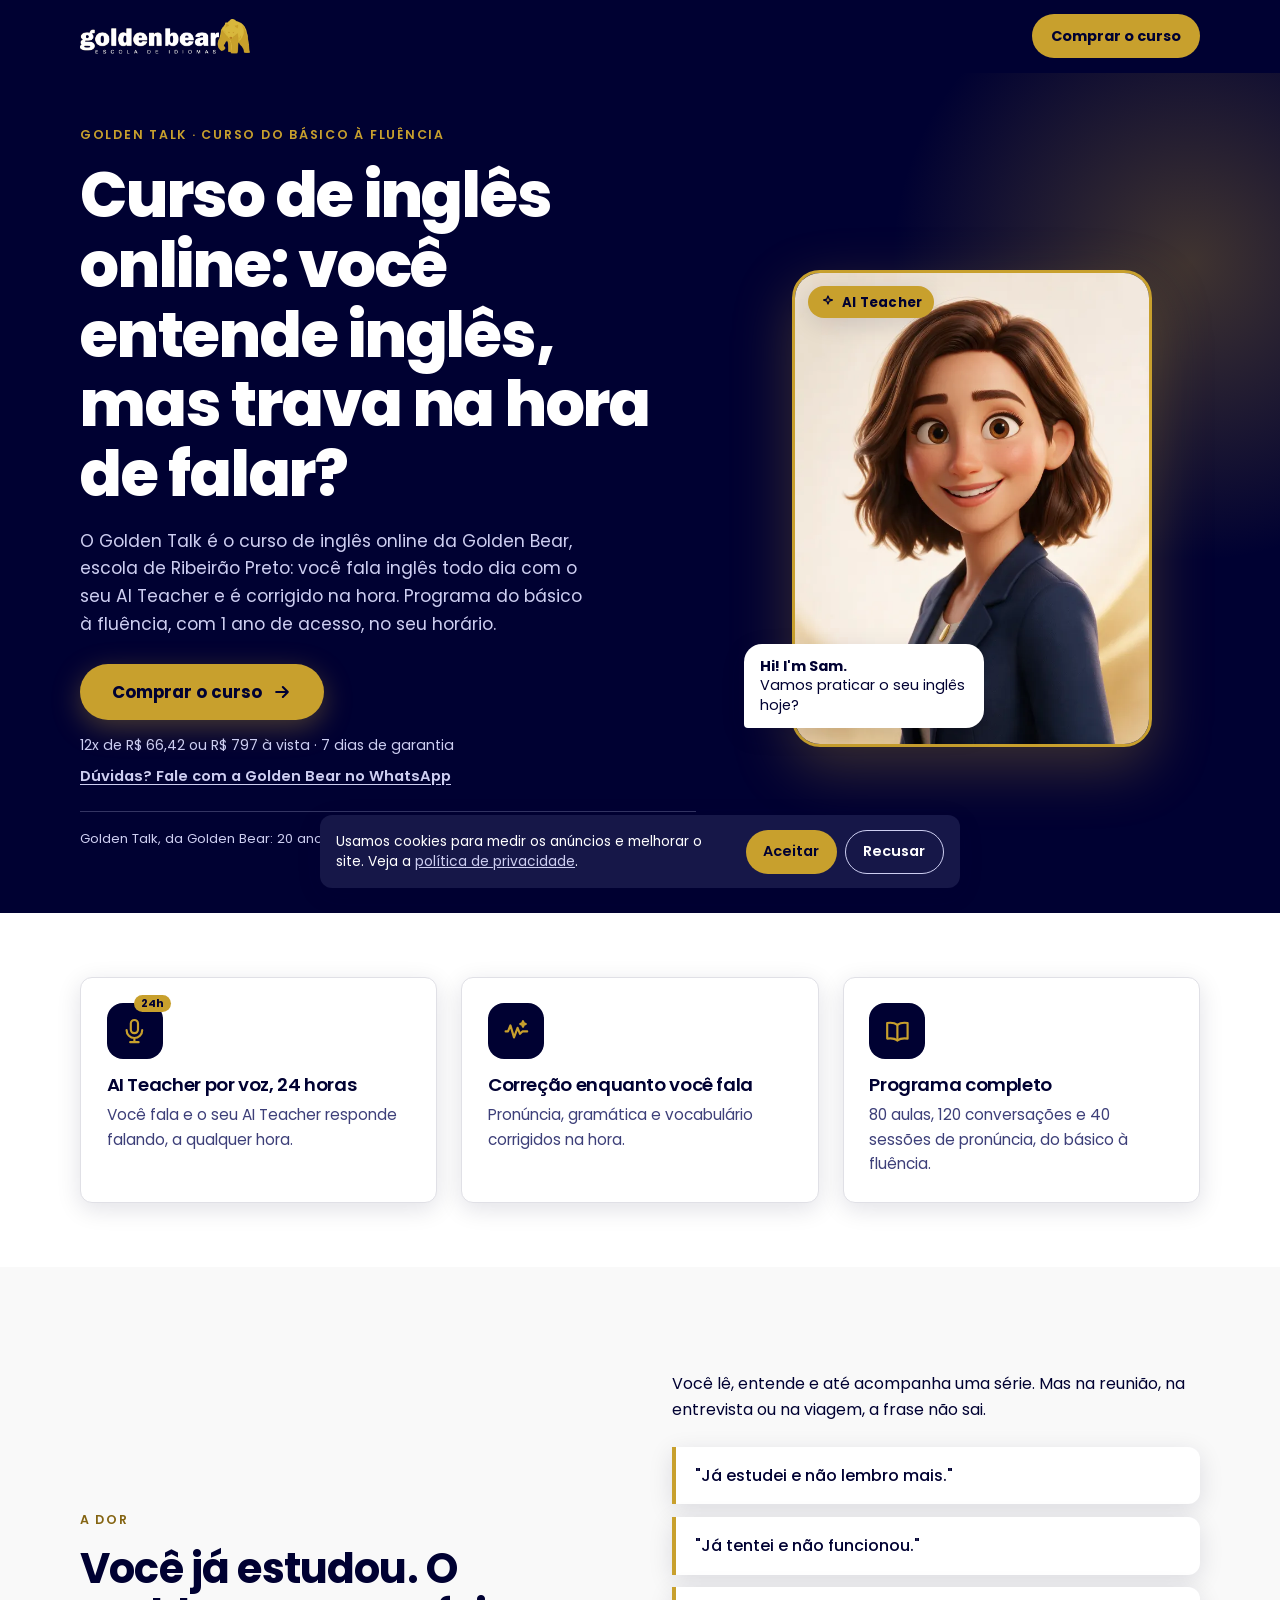
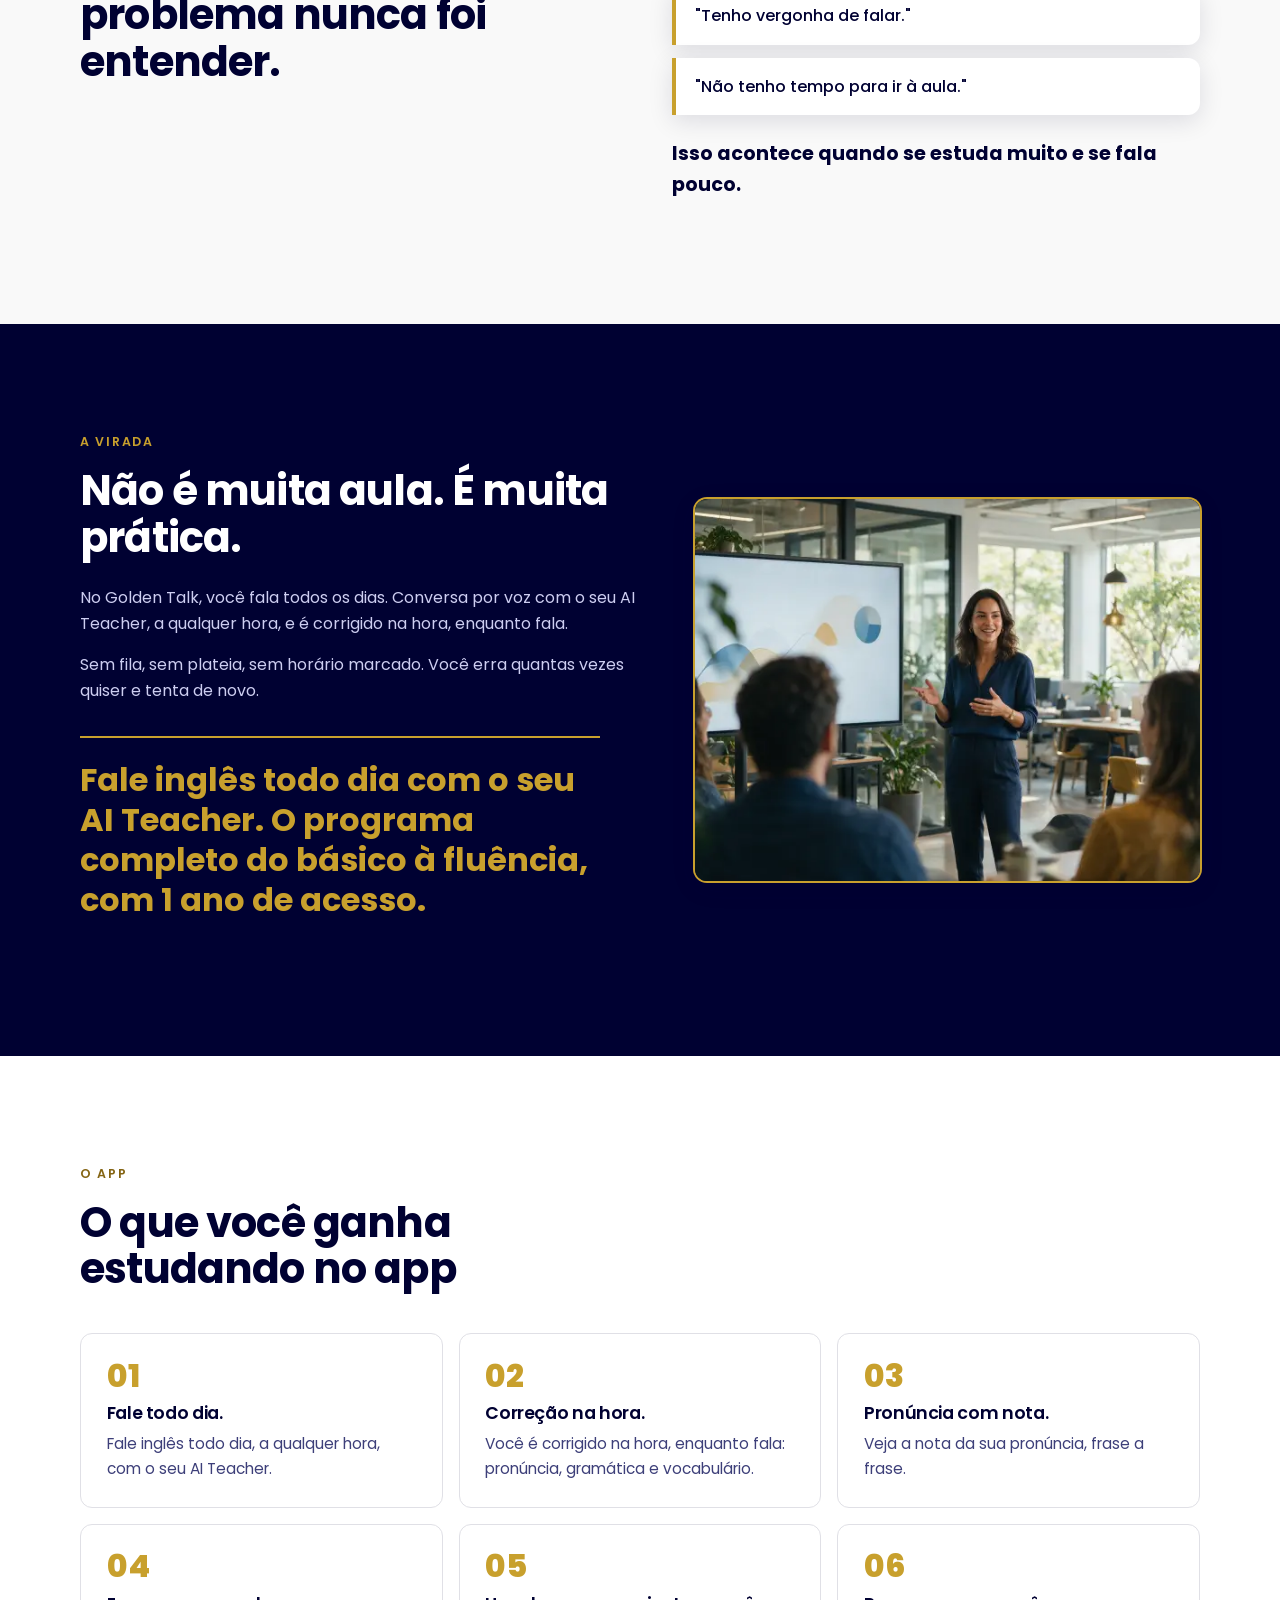
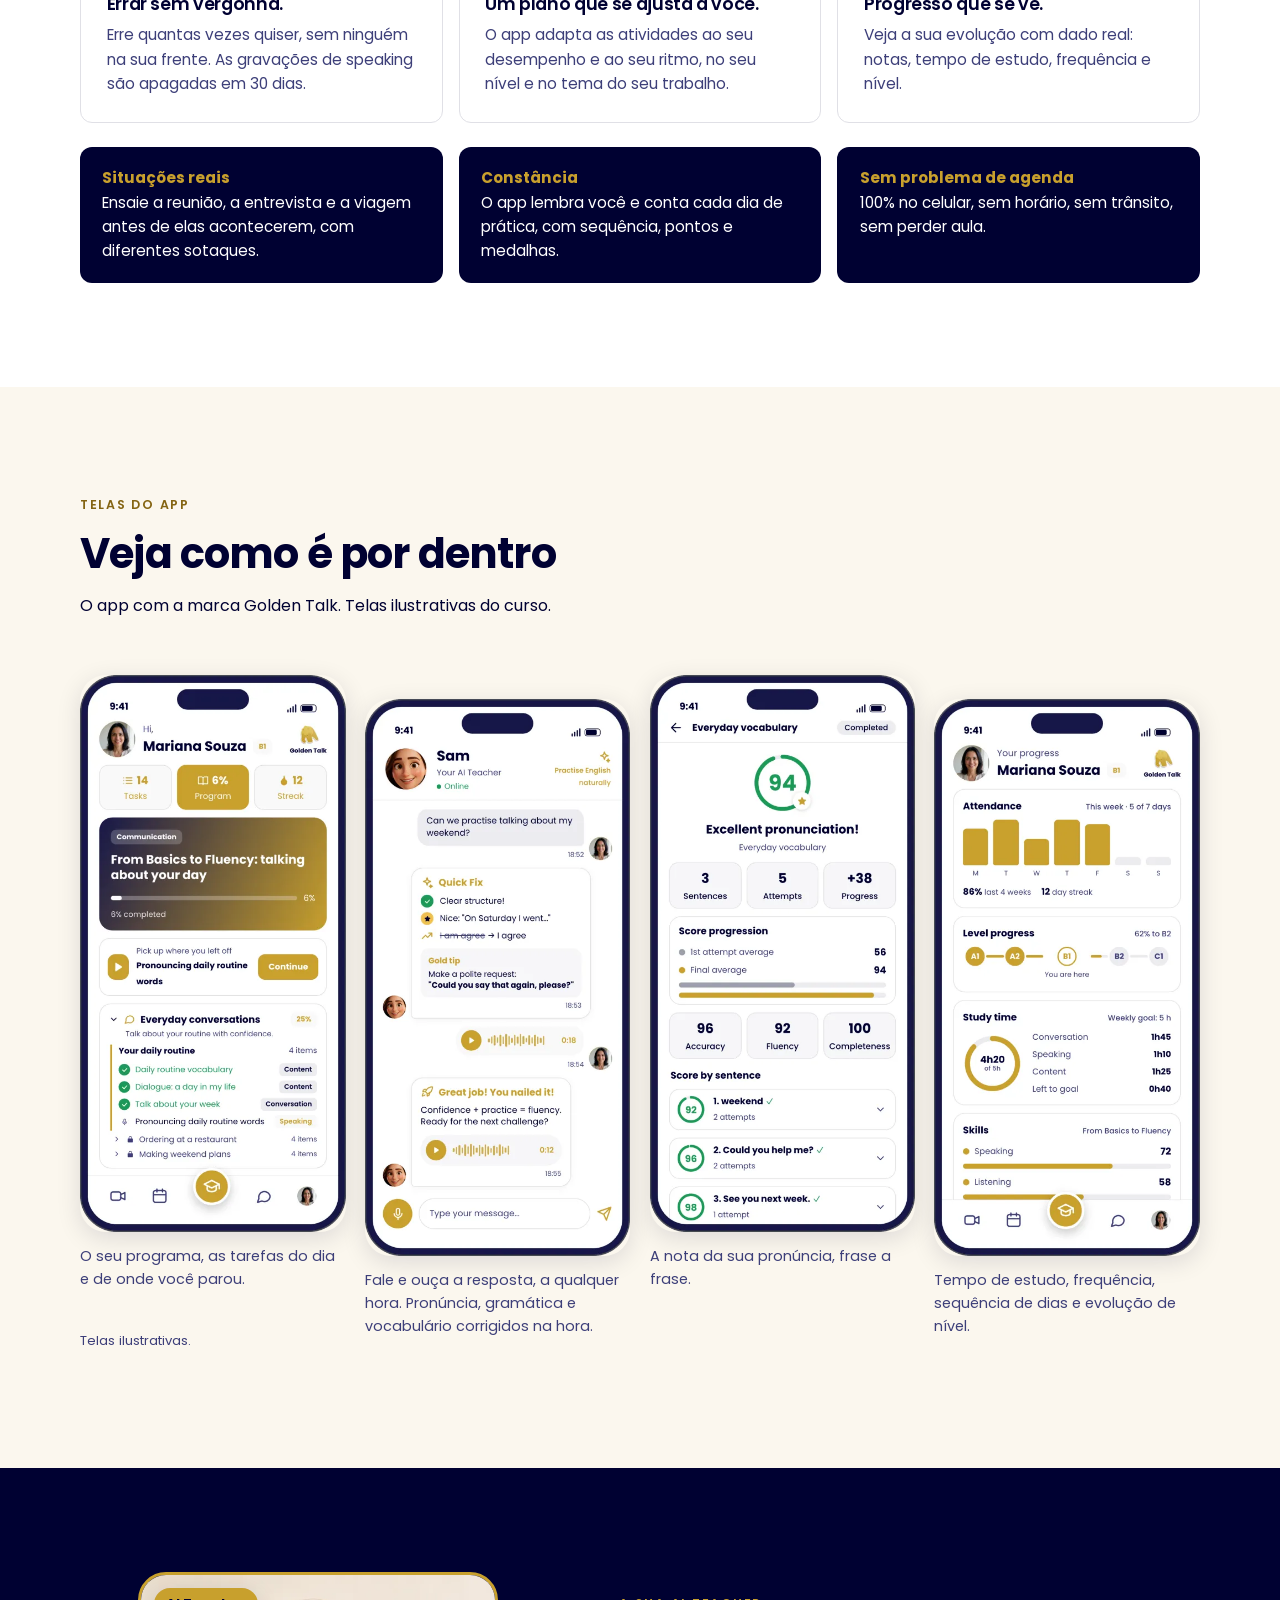
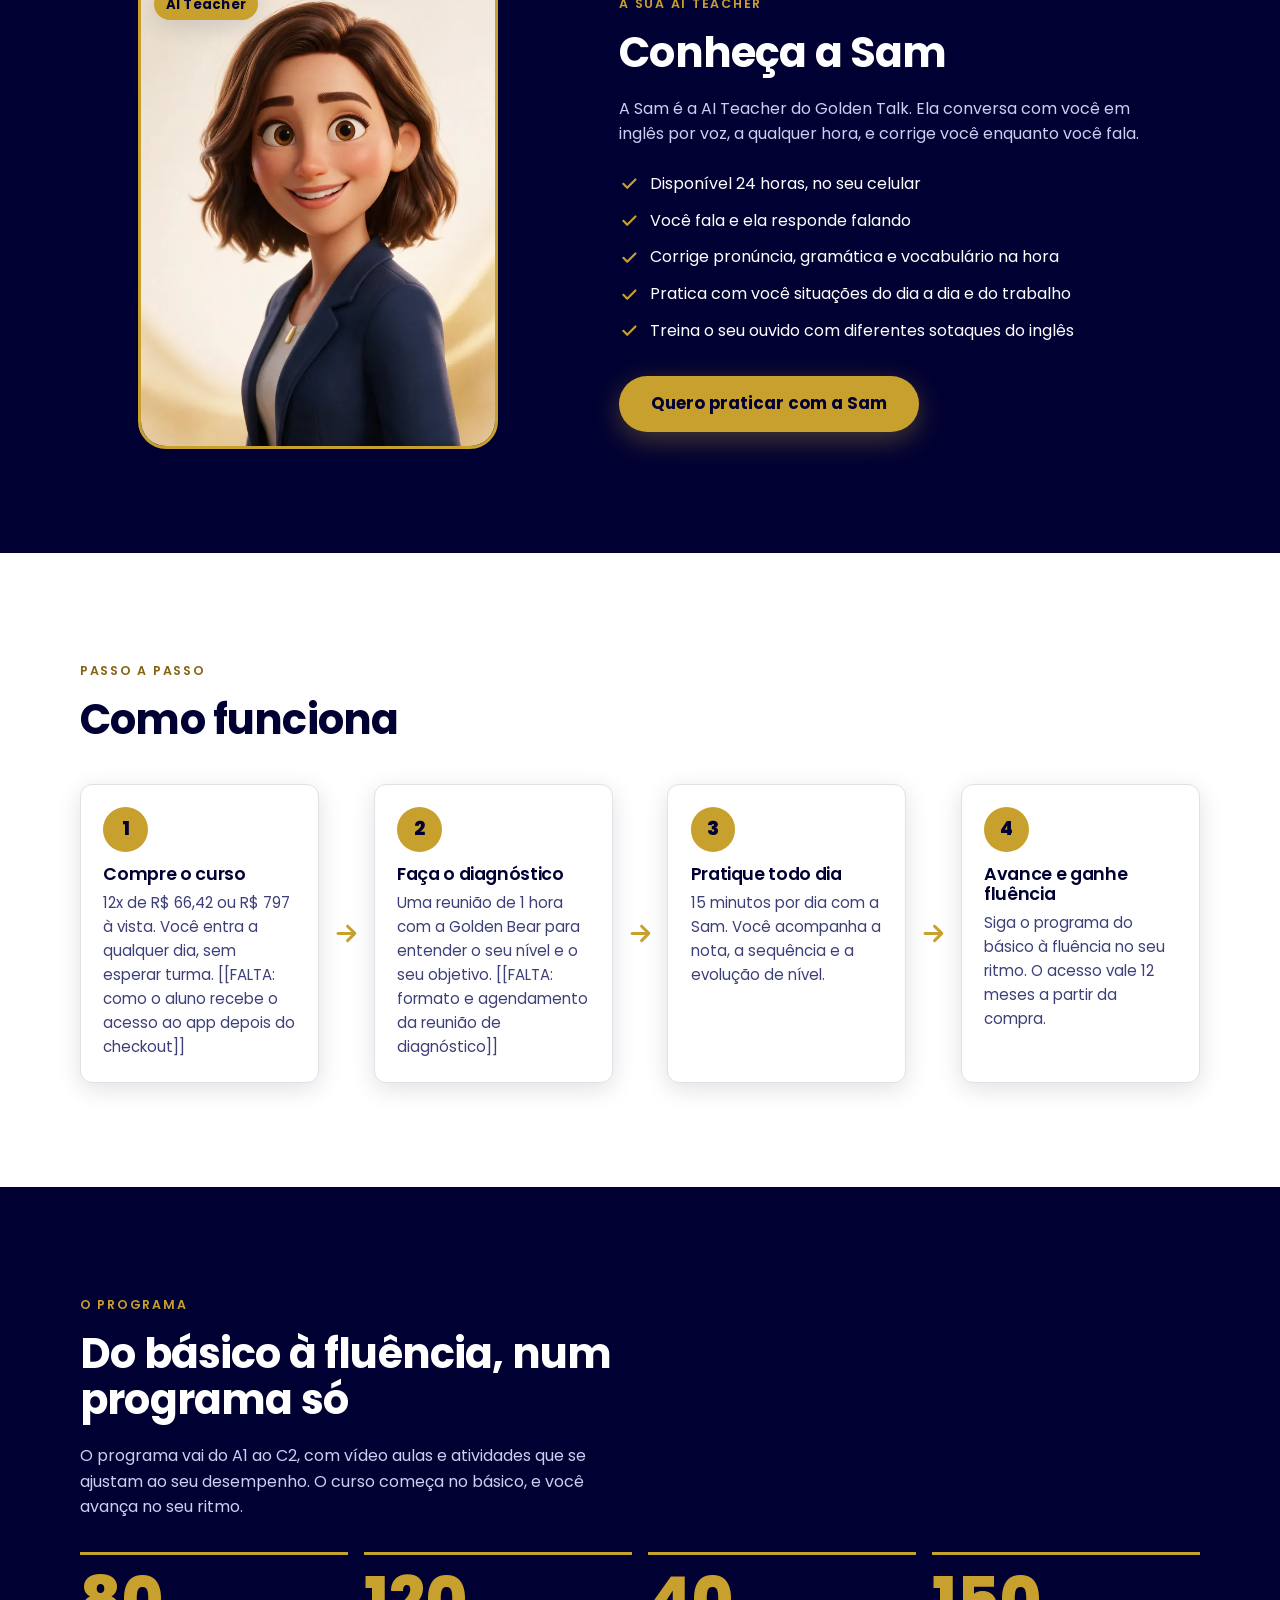
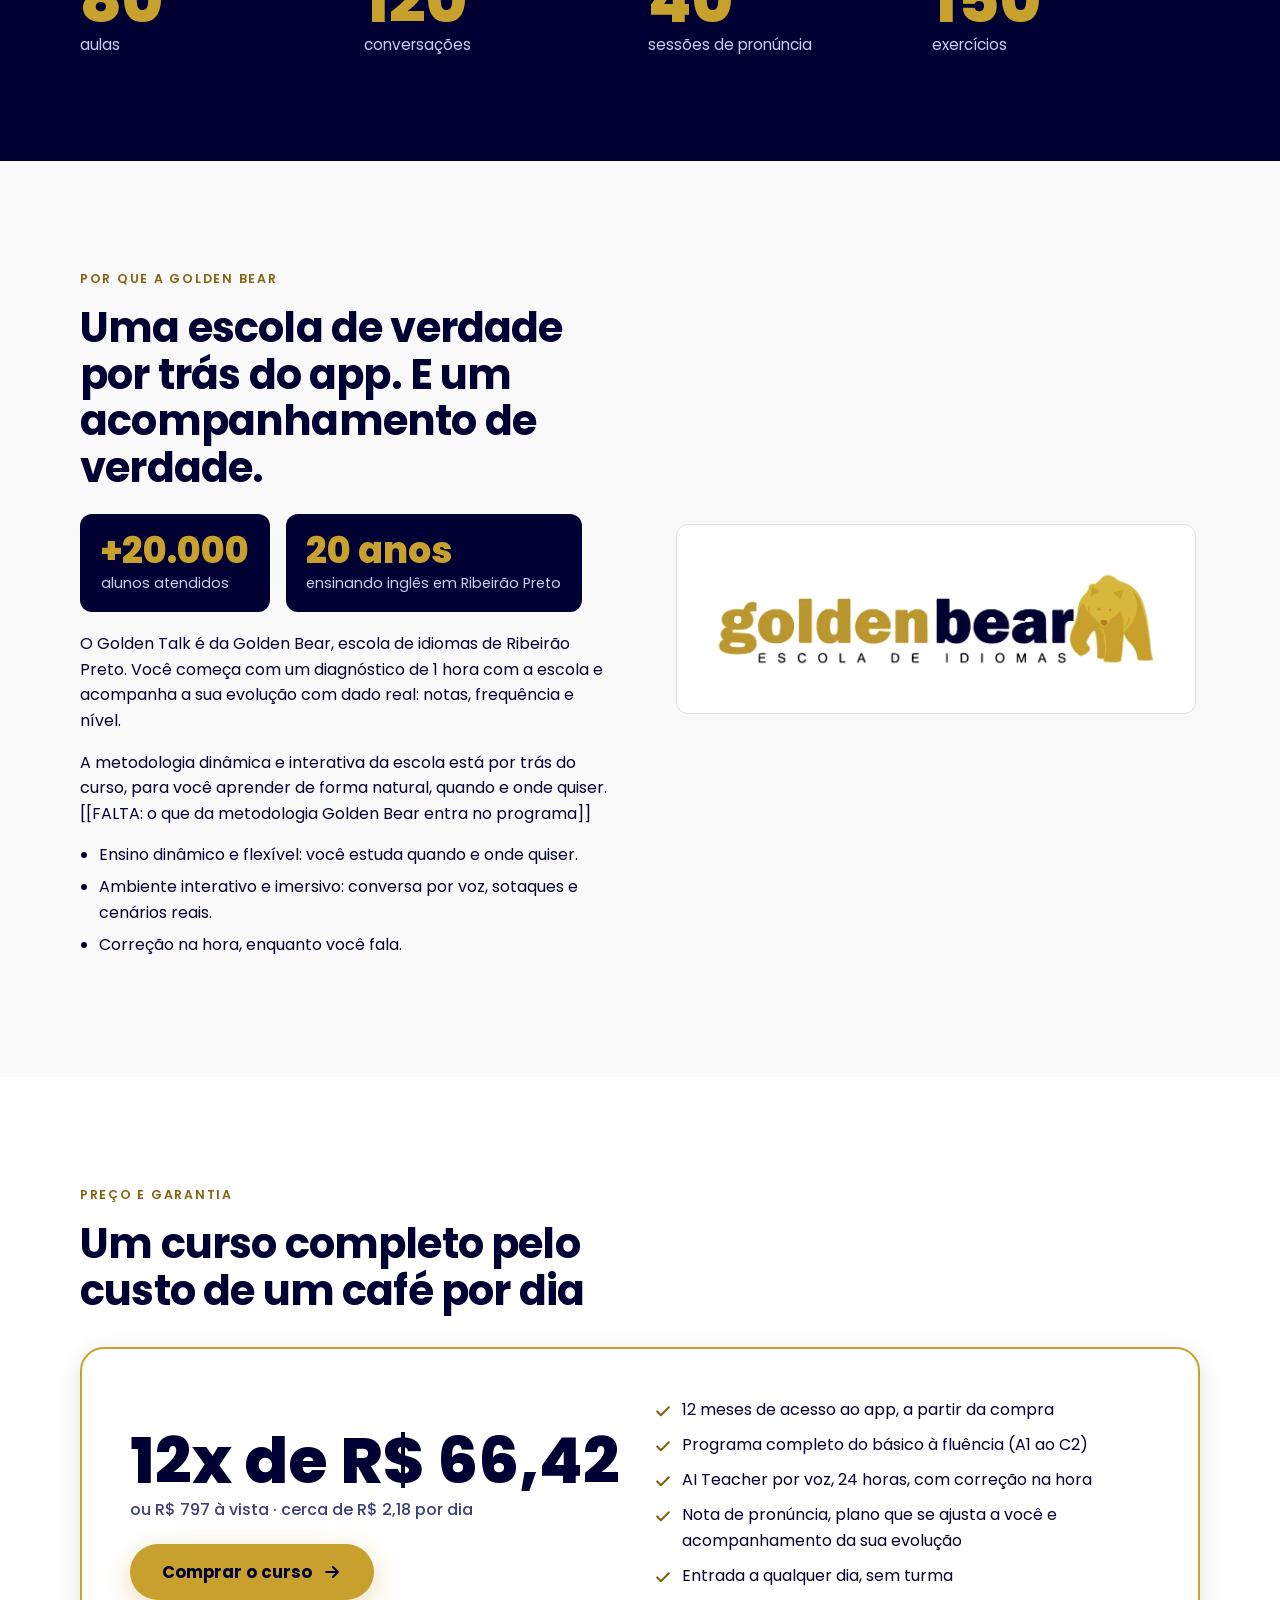
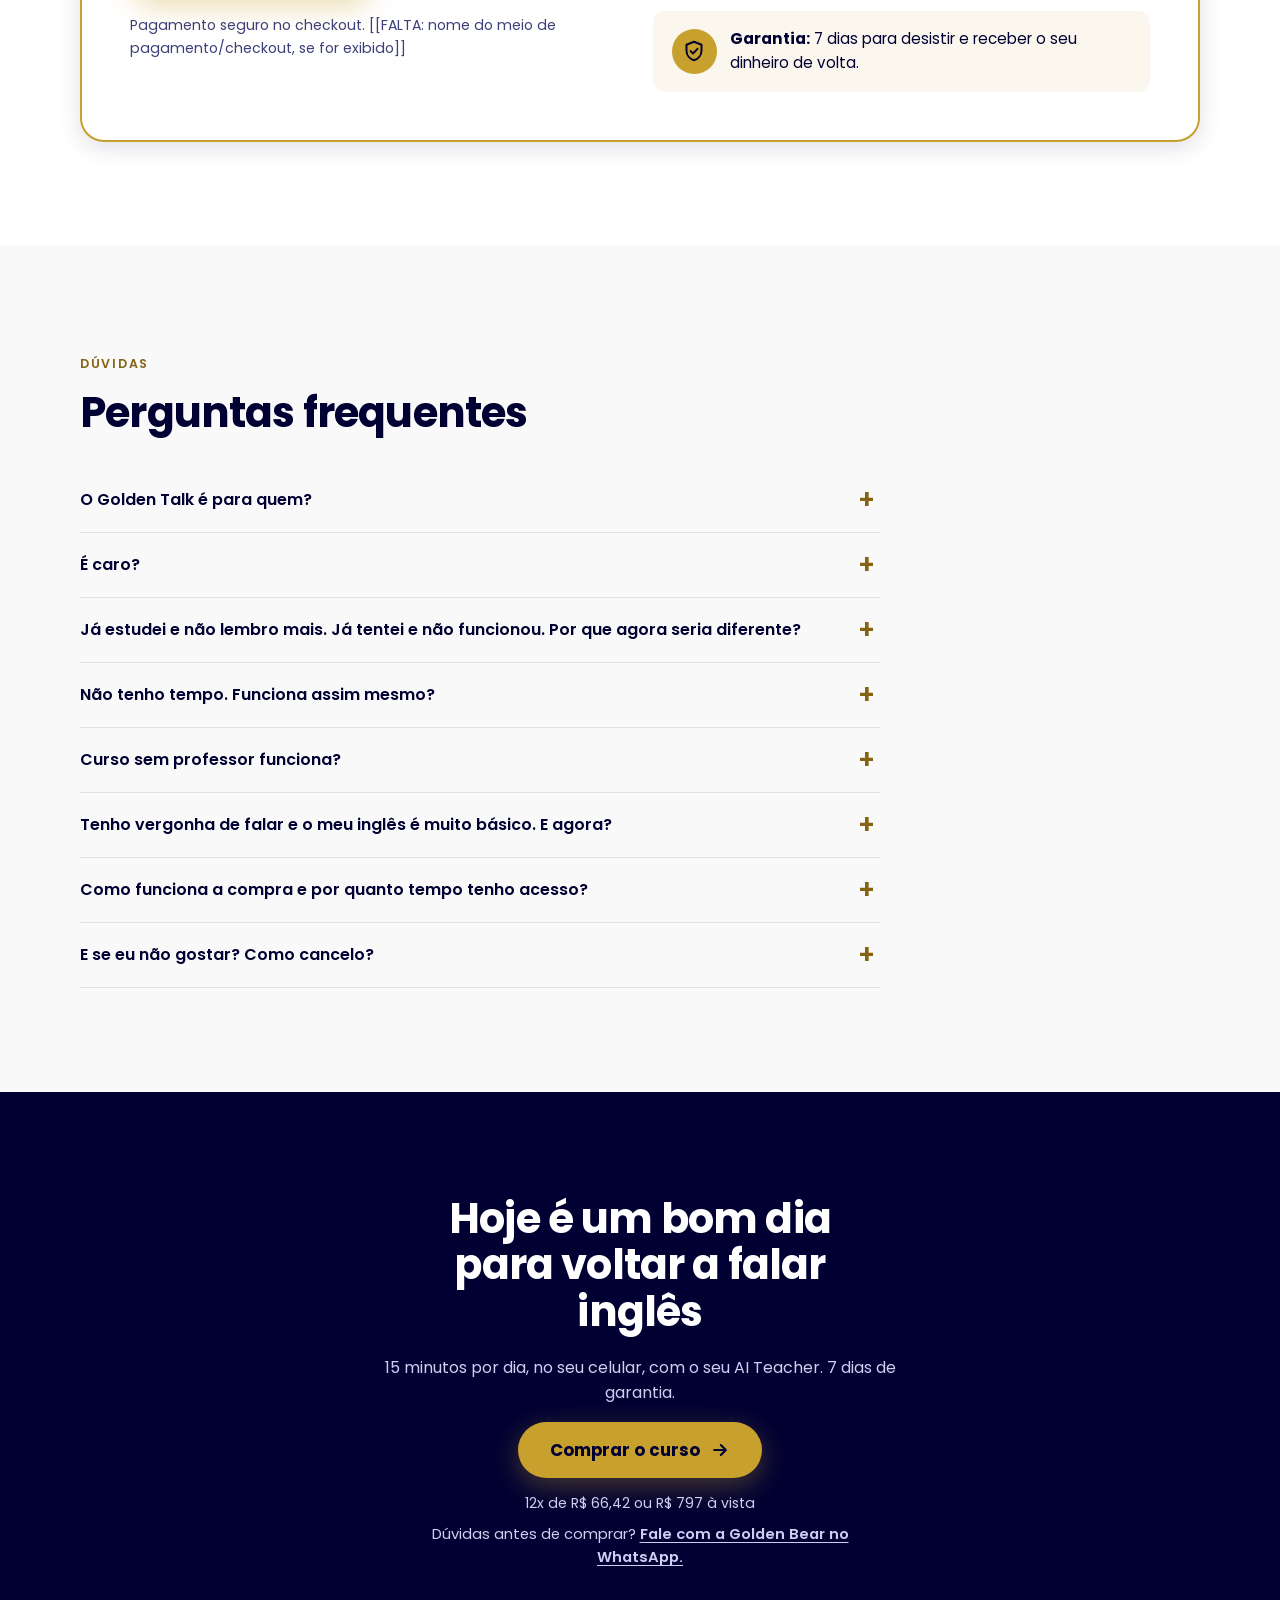
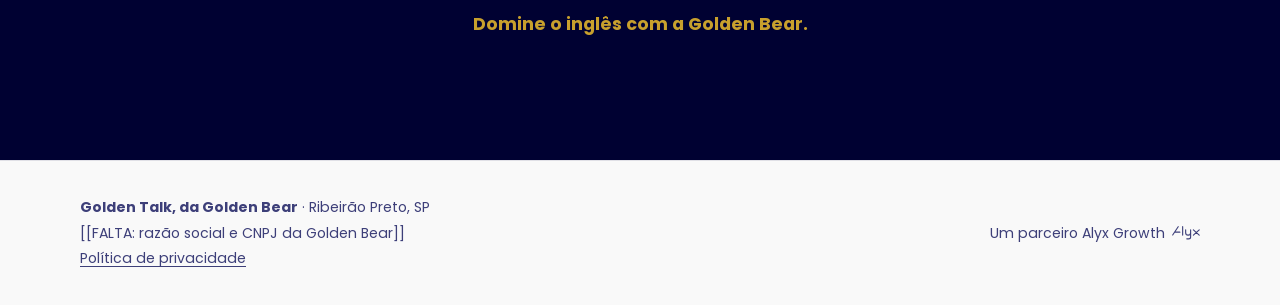
<file: index.html>
<!DOCTYPE html>
<html lang="pt-BR">
<head><meta name="robots" content="noindex,nofollow">
<meta charset="utf-8">
<meta name="viewport" content="width=device-width,initial-scale=1">
<title>Golden Talk: curso de inglês online com IA | Golden Bear</title>
<meta name="description" content="Fale inglês todo dia com o seu AI Teacher, corrigido na hora. Curso de inglês online do básico à fluência, 1 ano de acesso, 12x de R$ 66,42. Da Golden Bear.">
<link rel="canonical" href="https://goldenbear.com.br/talk/">
<meta property="og:type" content="website">
<meta property="og:locale" content="pt_BR">
<meta property="og:site_name" content="Golden Talk, da Golden Bear">
<meta property="og:title" content="Golden Talk: curso de inglês online com IA | Golden Bear">
<meta property="og:description" content="Fale inglês todo dia com o seu AI Teacher, corrigido na hora. Curso de inglês online do básico à fluência, 1 ano de acesso, 12x de R$ 66,42. Da Golden Bear.">
<meta property="og:url" content="https://goldenbear.com.br/talk/">
<meta property="og:image" content="https://goldenbear.com.br/talk/img/og.jpg">
<meta property="og:image:width" content="1200">
<meta property="og:image:height" content="630">
<meta property="og:image:alt" content="Golden Talk, curso de inglês online da Golden Bear.">
<meta name="twitter:card" content="summary_large_image">
<meta name="twitter:title" content="Golden Talk: curso de inglês online com IA | Golden Bear">
<meta name="twitter:description" content="Fale inglês todo dia com o seu AI Teacher, corrigido na hora. Curso de inglês online do básico à fluência, 1 ano de acesso, 12x de R$ 66,42. Da Golden Bear.">
<meta name="twitter:image" content="https://goldenbear.com.br/talk/img/og.jpg">
<script type="application/ld+json">
{
 "@context": "https://schema.org",
 "@graph": [
  {
   "@type": "EducationalOrganization",
   "@id": "https://goldenbear.com.br/talk/#escola",
   "name": "Golden Bear Escola de Idiomas",
   "url": "https://goldenbear.com.br/",
   "logo": "https://goldenbear.com.br/talk/img/logo.webp",
   "telephone": "+55 16 99299-6373",
   "address": {
    "@type": "PostalAddress",
    "addressLocality": "Ribeirão Preto",
    "addressRegion": "SP",
    "addressCountry": "BR"
   }
  },
  {
   "@type": "Course",
   "@id": "https://goldenbear.com.br/talk/#curso",
   "name": "Golden Talk: curso de inglês online",
   "description": "Curso de inglês online da Golden Bear, escola de Ribeirão Preto: conversa por voz com o AI Teacher, correção na hora e programa completo do básico à fluência (A1 ao C2), com 12 meses de acesso ao app.",
   "inLanguage": "pt-BR",
   "teaches": "Inglês",
   "provider": {
    "@id": "https://goldenbear.com.br/talk/#escola"
   },
   "image": "https://goldenbear.com.br/talk/img/og.jpg",
   "offers": {
    "@type": "Offer",
    "price": "797.00",
    "priceCurrency": "BRL",
    "availability": "https://schema.org/InStock",
    "url": "https://goldenbear.com.br/talk/",
    "description": "R$ 797 à vista ou 12x de R$ 66,42. 12 meses de acesso ao app. 7 dias de garantia."
   }
  },
  {
   "@type": "FAQPage",
   "mainEntity": [
    {
     "@type": "Question",
     "name": "O Golden Talk é para quem?",
     "acceptedAnswer": {
      "@type": "Answer",
      "text": "Para adultos que já estudaram algum inglês e travam na hora de falar, ou que querem começar do básico. O programa vai do A1 ao C2 e se ajusta ao seu nível e ao seu ritmo."
     }
    },
    {
     "@type": "Question",
     "name": "É caro?",
     "acceptedAnswer": {
      "@type": "Answer",
      "text": "São 12x de R$ 66,42, cerca de R$ 2,18 por dia, por um curso completo de 1 ano. E você tem 7 dias para desistir e receber o dinheiro de volta."
     }
    },
    {
     "@type": "Question",
     "name": "Já estudei e não lembro mais. Já tentei e não funcionou. Por que agora seria diferente?",
     "acceptedAnswer": {
      "@type": "Answer",
      "text": "Talvez você tenha estudado muito e falado pouco. No Golden Talk você fala todo dia: conversa por voz com o AI Teacher, é corrigido na hora e vê a nota da sua pronúncia. E o seu plano se ajusta ao seu ritmo."
     }
    },
    {
     "@type": "Question",
     "name": "Não tenho tempo. Funciona assim mesmo?",
     "acceptedAnswer": {
      "@type": "Answer",
      "text": "Sim, bastam 15 minutos, quando você puder. O app lembra você, guarda de onde você parou e conta cada dia de prática."
     }
    },
    {
     "@type": "Question",
     "name": "Curso sem professor funciona?",
     "acceptedAnswer": {
      "@type": "Answer",
      "text": "O Golden Talk é para praticar o que a aula não dá tempo de praticar. Você começa com um diagnóstico de 1 hora com a Golden Bear, e a Sam, a sua AI Teacher, conversa e corrige você a qualquer hora. Se quiser aula com professor, a Golden Bear tem outros cursos."
     }
    },
    {
     "@type": "Question",
     "name": "Tenho vergonha de falar e o meu inglês é muito básico. E agora?",
     "acceptedAnswer": {
      "@type": "Answer",
      "text": "No app você erra quantas vezes quiser, sem ninguém na sua frente. As gravações de speaking são apagadas em 30 dias. E o programa começa no básico."
     }
    },
    {
     "@type": "Question",
     "name": "Como funciona a compra e por quanto tempo tenho acesso?",
     "acceptedAnswer": {
      "@type": "Answer",
      "text": "Você compra o curso no botão \"Comprar o curso\" e tem 12 meses de acesso ao app, a partir da compra. Pode pagar R$ 797 à vista ou em 12x de R$ 66,42."
     }
    },
    {
     "@type": "Question",
     "name": "E se eu não gostar? Como cancelo?",
     "acceptedAnswer": {
      "@type": "Answer",
      "text": "Você tem 7 dias de garantia: se desistir, devolvemos o seu dinheiro. O Golden Talk é um curso de 12 meses, não uma assinatura mensal. Dúvidas antes de comprar? Fale com a Golden Bear no WhatsApp."
     }
    }
   ]
  }
 ]
}
</script>
<link rel="preconnect" href="https://fonts.googleapis.com">
<link rel="preconnect" href="https://fonts.gstatic.com" crossorigin>
<link rel="stylesheet" href="https://fonts.googleapis.com/css2?family=Poppins:wght@400;600;700&display=swap">
<!-- RASTREAMENTO
Pixel do Meta (comentado). Para ativar: troque [[FALTA: ID do pixel]] pelo ID e remova este comentario.
Roda so depois do consentimento (site.js chama gbPixel). Eventos: PageView, InitiateCheckout (clique em Comprar), Contact (WhatsApp), Purchase (obrigado.html).
<script>
function gbPixel(){
!function(f,b,e,v,n,t,s){if(f.fbq)return;n=f.fbq=function(){n.callMethod?n.callMethod.apply(n,arguments):n.queue.push(arguments)};if(!f._fbq)f._fbq=n;n.push=n;n.loaded=!0;n.version='2.0';n.queue=[];t=b.createElement(e);t.async=!0;t.src=v;s=b.getElementsByTagName(e)[0];s.parentNode.insertBefore(t,s)}(window,document,'script','https://connect.facebook.net/en_US/fbevents.js');
fbq('init','[[FALTA: ID do pixel]]');fbq('track','PageView');
}
</script>
-->
<link rel="preload" as="image" href="img/sam.webp" imagesrcset="img/sam-360.webp 360w, img/sam.webp 640w" imagesizes="(min-width:760px) 380px, 70vw" fetchpriority="high">
<link rel="icon" href="img/urso.webp" type="image/webp">
<link rel="stylesheet" href="tokens.css">
<link rel="stylesheet" href="styles.css">
</head>
<body>
<header class="topo">
<div class="wrap">
<a href="index.html" aria-label="Golden Bear Escola de Idiomas, início"><img src="img/logo.webp" width="170" height="35" alt="Golden Bear Escola de Idiomas, com o urso dourado."></a>
<a class="btn js-comprar" href="#preco">Comprar o curso</a>
</div>
</header>
<main>
<section class="hero" aria-labelledby="h">
<div class="wrap">
<div>
<span class="eyebrow">Golden Talk · Curso do básico à fluência</span>
<h1 id="h">Curso de inglês online: você entende inglês, mas trava na hora de falar?</h1>
<p class="sub" id="s">O Golden Talk é o curso de inglês online da Golden Bear, escola de Ribeirão Preto: você fala inglês todo dia com o seu AI Teacher e é corrigido na hora. Programa do básico à fluência, com 1 ano de acesso, no seu horário.</p>
<a class="btn js-comprar " href="#preco" aria-label="Comprar o curso Golden Talk por 12x de R$ 66,42">Comprar o curso <svg viewBox="0 0 24 24" fill="none" stroke="currentColor" stroke-width="2.5" stroke-linecap="round" stroke-linejoin="round" aria-hidden="true"><path d="M5 12h14M13 6l6 6-6 6"/></svg></a>
<p class="micro">12x de R$ 66,42 ou R$ 797 à vista · 7 dias de garantia</p>
<p class="apoio"><a href="https://wa.me/5516992996373?text=Oi%2C%20Golden%20Bear%21%20Vim%20pelo%20site%20do%20Golden%20Talk%20e%20tenho%20uma%20d%C3%BAvida%20antes%20de%20comprar.%20%28ref%3A%20ANG%20%C2%B7%20UTM%29" data-wa>Dúvidas? Fale com a Golden Bear no WhatsApp</a></p>
<p class="cred">Golden Talk, da Golden Bear: 20 anos ensinando inglês em Ribeirão Preto.</p>
</div>
<figure class="sam-hero">
<img src="img/sam.webp" srcset="img/sam-360.webp 360w, img/sam.webp 640w" sizes="(min-width:760px) 380px, 70vw" width="640" height="848" fetchpriority="high" alt="Sam, a AI Teacher do Golden Talk, em ilustração 3D, sorrindo.">
<span class="tag-ai"><svg viewBox="0 0 24 24" fill="none" stroke="currentColor" stroke-width="2" stroke-linecap="round" stroke-linejoin="round" aria-hidden="true"><path d="M12 3l1.8 4.6L18.5 9l-4.7 1.6L12 15l-1.8-4.4L5.5 9l4.7-1.4z"/></svg>AI Teacher</span>
<figcaption class="bolha"><b>Hi! I'm Sam.</b> Vamos praticar o seu inglês hoje?</figcaption>
</figure>
</div>
</section>

<section class="destaques" aria-labelledby="dest">
<div class="wrap">
<h2 id="dest" class="vh">O que você tem no Golden Talk</h2>
<div class="dest-grade">
<div class="dest"><span class="dest-ic"><svg viewBox="0 0 24 24" fill="none" stroke="currentColor" stroke-width="1.8" stroke-linecap="round" stroke-linejoin="round" aria-hidden="true"><rect x="9" y="2.5" width="6" height="11" rx="3"/><path d="M5.5 11a6.5 6.5 0 0 0 13 0M12 17.5V21M8.5 21h7"/></svg><b>24h</b></span><h3>AI Teacher por voz, 24 horas</h3><p>Você fala e o seu AI Teacher responde falando, a qualquer hora.</p></div>
<div class="dest"><span class="dest-ic"><svg viewBox="0 0 24 24" fill="none" stroke="currentColor" stroke-width="1.8" stroke-linecap="round" stroke-linejoin="round" aria-hidden="true"><path d="M3 12h2l2-5 3 10 3-8 2 5 2-2h4"/><path d="M17.5 3.5l.7 1.6 1.6.7-1.6.7-.7 1.6-.7-1.6-1.6-.7 1.6-.7z"/></svg></span><h3>Correção enquanto você fala</h3><p>Pronúncia, gramática e vocabulário corrigidos na hora.</p></div>
<div class="dest"><span class="dest-ic"><svg viewBox="0 0 24 24" fill="none" stroke="currentColor" stroke-width="1.8" stroke-linecap="round" stroke-linejoin="round" aria-hidden="true"><path d="M12 6.5C10 5 7 4.5 3.5 5v13c3.5-.5 6.5 0 8.5 1.5 2-1.5 5-2 8.5-1.5V5C17 4.5 14 5 12 6.5z"/><path d="M12 6.5v13"/></svg></span><h3>Programa completo</h3><p>80 aulas, 120 conversações e 40 sessões de pronúncia, do básico à fluência.</p></div>
</div>
</div>
</section>


<section class="alt sobre-clara" aria-labelledby="dor">
<div class="wrap dor">
<div>
<span class="eyebrow">A dor</span>
<h2 id="dor">Você já estudou. O problema nunca foi entender.</h2>
</div>
<div>
<p>Você lê, entende e até acompanha uma série. Mas na reunião, na entrevista ou na viagem, a frase não sai.</p>
<ul class="aspas">
<li>"Já estudei e não lembro mais."</li>
<li>"Já tentei e não funcionou."</li>
<li>"Tenho vergonha de falar."</li>
<li>"Não tenho tempo para ir à aula."</li>
</ul>
<p class="fecho">Isso acontece quando se estuda muito e se fala pouco.</p>
</div>
</div>
</section>

<section class="escura virada" aria-labelledby="virada">
<div class="wrap virada-grade">
<div>
<span class="eyebrow">A virada</span>
<h2 id="virada">Não é muita aula. É muita prática.</h2>
<p style="margin-top:1.5rem">No Golden Talk, você fala todos os dias. Conversa por voz com o seu AI Teacher, a qualquer hora, e é corrigido na hora, enquanto fala.</p>
<p>Sem fila, sem plateia, sem horário marcado. Você erra quantas vezes quiser e tenta de novo.</p>
<p class="destaque">Fale inglês todo dia com o seu AI Teacher. O programa completo do básico à fluência, com 1 ano de acesso.</p>
</div>
<figure class="virada-foto"><img src="img/virada.webp" srcset="img/virada-560.webp 560w, img/virada.webp 900w" sizes="(min-width:760px) 520px, 100vw" width="900" height="680" loading="lazy" alt="Mulher de cerca de 30 anos fazendo uma apresentação em inglês para colegas num escritório moderno."></figure>
</div>
</section>

<section class="sobre-clara" aria-labelledby="vant">
<div class="wrap">
<span class="eyebrow">O app</span>
<h2 id="vant">O que você ganha estudando no app</h2>
<div class="cards">
<article class="card"><h3>Fale todo dia.</h3><p>Fale inglês todo dia, a qualquer hora, com o seu AI Teacher.</p></article>
<article class="card"><h3>Correção na hora.</h3><p>Você é corrigido na hora, enquanto fala: pronúncia, gramática e vocabulário.</p></article>
<article class="card"><h3>Pronúncia com nota.</h3><p>Veja a nota da sua pronúncia, frase a frase.</p></article>
<article class="card"><h3>Errar sem vergonha.</h3><p>Erre quantas vezes quiser, sem ninguém na sua frente. As gravações de speaking são apagadas em 30 dias.</p></article>
<article class="card"><h3>Um plano que se ajusta a você.</h3><p>O app adapta as atividades ao seu desempenho e ao seu ritmo, no seu nível e no tema do seu trabalho.</p></article>
<article class="card"><h3>Progresso que se vê.</h3><p>Veja a sua evolução com dado real: notas, tempo de estudo, frequência e nível.</p></article>
</div>
<div class="extras">
<div><strong>Situações reais</strong>Ensaie a reunião, a entrevista e a viagem antes de elas acontecerem, com diferentes sotaques.</div>
<div><strong>Constância</strong>O app lembra você e conta cada dia de prática, com sequência, pontos e medalhas.</div>
<div><strong>Sem problema de agenda</strong>100% no celular, sem horário, sem trânsito, sem perder aula.</div>
</div>
</div>
</section>

<section class="dourada sobre-clara" aria-labelledby="telas">
<div class="wrap">
<span class="eyebrow">Telas do app</span>
<h2 id="telas">Veja como é por dentro</h2>
<p style="margin-top:1rem">O app com a marca Golden Talk. Telas ilustrativas do curso.</p>
<div class="telas" role="group" aria-label="Telas do app" tabindex="0">
<figure class="tela"><img src="img/inicio.webp" width="480" height="1007" loading="lazy" alt="Tela inicial do app Golden Talk, com o programa e as tarefas do dia."><figcaption>O seu programa, as tarefas do dia e de onde você parou.</figcaption></figure>
<figure class="tela"><img src="img/chat.webp" width="480" height="1007" loading="lazy" alt="Tela do app Golden Talk com uma conversa por voz entre o aluno e o AI Teacher, com correções de pronúncia, gramática e vocabulário durante a conversa."><figcaption>Fale e ouça a resposta, a qualquer hora. Pronúncia, gramática e vocabulário corrigidos na hora.</figcaption></figure>
<figure class="tela"><img src="img/pronuncia.webp" width="480" height="1007" loading="lazy" alt="Tela do app Golden Talk com a nota de pronúncia de cada frase falada."><figcaption>A nota da sua pronúncia, frase a frase.</figcaption></figure>
<figure class="tela"><img src="img/progresso.webp" width="480" height="1007" loading="lazy" alt="Tela do app Golden Talk com sequência de dias, tempo de estudo e evolução de nível."><figcaption>Tempo de estudo, frequência, sequência de dias e evolução de nível.</figcaption></figure>

</div>
<p class="rotulo">Telas ilustrativas.</p>
</div>
</section>
<section class="escura sam" aria-labelledby="samh">
<div class="wrap sam-grade">
<figure class="sam-foto"><img src="img/sam.webp" srcset="img/sam-360.webp 360w, img/sam.webp 640w" sizes="(min-width:760px) 420px, 80vw" width="640" height="848" loading="lazy" alt="Sam, a AI Teacher do Golden Talk, em ilustração 3D."><span class="tag-ai">AI Teacher</span></figure>
<div>
<span class="eyebrow">A sua AI Teacher</span>
<h2 id="samh">Conheça a Sam</h2>
<p style="margin-top:1.2rem">A Sam é a AI Teacher do Golden Talk. Ela conversa com você em inglês por voz, a qualquer hora, e corrige você enquanto você fala.</p>
<ul class="sam-lista">
<li><svg viewBox="0 0 24 24" fill="none" stroke="currentColor" stroke-width="2.5" stroke-linecap="round" stroke-linejoin="round" aria-hidden="true"><path d="M5 12.5l4.5 4.5L19 7.5"/></svg>Disponível 24 horas, no seu celular</li>
<li><svg viewBox="0 0 24 24" fill="none" stroke="currentColor" stroke-width="2.5" stroke-linecap="round" stroke-linejoin="round" aria-hidden="true"><path d="M5 12.5l4.5 4.5L19 7.5"/></svg>Você fala e ela responde falando</li>
<li><svg viewBox="0 0 24 24" fill="none" stroke="currentColor" stroke-width="2.5" stroke-linecap="round" stroke-linejoin="round" aria-hidden="true"><path d="M5 12.5l4.5 4.5L19 7.5"/></svg>Corrige pronúncia, gramática e vocabulário na hora</li>
<li><svg viewBox="0 0 24 24" fill="none" stroke="currentColor" stroke-width="2.5" stroke-linecap="round" stroke-linejoin="round" aria-hidden="true"><path d="M5 12.5l4.5 4.5L19 7.5"/></svg>Pratica com você situações do dia a dia e do trabalho</li>
<li><svg viewBox="0 0 24 24" fill="none" stroke="currentColor" stroke-width="2.5" stroke-linecap="round" stroke-linejoin="round" aria-hidden="true"><path d="M5 12.5l4.5 4.5L19 7.5"/></svg>Treina o seu ouvido com diferentes sotaques do inglês</li>
</ul>
<a class="btn js-comprar" href="#preco">Quero praticar com a Sam</a>
</div>
</div>
</section>

<section class="sobre-clara" aria-labelledby="como">
<div class="wrap">
<span class="eyebrow">Passo a passo</span>
<h2 id="como">Como funciona</h2>
<ol class="trilha">
<li><span class="num">1</span><h3>Compre o curso</h3><p>12x de R$ 66,42 ou R$ 797 à vista. Você entra a qualquer dia, sem esperar turma. [[FALTA: como o aluno recebe o acesso ao app depois do checkout]]</p></li>
<span class="seta" aria-hidden="true"><svg viewBox="0 0 24 24" fill="none" stroke="currentColor" stroke-width="2.5" stroke-linecap="round" stroke-linejoin="round"><path d="M5 12h14M13 6l6 6-6 6"/></svg></span>
<li><span class="num">2</span><h3>Faça o diagnóstico</h3><p>Uma reunião de 1 hora com a Golden Bear para entender o seu nível e o seu objetivo. [[FALTA: formato e agendamento da reunião de diagnóstico]]</p></li>
<span class="seta" aria-hidden="true"><svg viewBox="0 0 24 24" fill="none" stroke="currentColor" stroke-width="2.5" stroke-linecap="round" stroke-linejoin="round"><path d="M5 12h14M13 6l6 6-6 6"/></svg></span>
<li><span class="num">3</span><h3>Pratique todo dia</h3><p>15 minutos por dia com a Sam. Você acompanha a nota, a sequência e a evolução de nível.</p></li>
<span class="seta" aria-hidden="true"><svg viewBox="0 0 24 24" fill="none" stroke="currentColor" stroke-width="2.5" stroke-linecap="round" stroke-linejoin="round"><path d="M5 12h14M13 6l6 6-6 6"/></svg></span>
<li><span class="num">4</span><h3>Avance e ganhe fluência</h3><p>Siga o programa do básico à fluência no seu ritmo. O acesso vale 12 meses a partir da compra.</p></li>
</ol>
</div>
</section>

<section class="escura" aria-labelledby="prog">
<div class="wrap">
<span class="eyebrow">O programa</span>
<h2 id="prog">Do básico à fluência, num programa só</h2>
<p style="margin-top:1.2rem">O programa vai do A1 ao C2, com vídeo aulas e atividades que se ajustam ao seu desempenho. O curso começa no básico, e você avança no seu ritmo.</p>
<div class="nums">
<div><b>80</b><span>aulas</span></div>
<div><b>120</b><span>conversações</span></div>
<div><b>40</b><span>sessões de pronúncia</span></div>
<div><b>150</b><span>exercícios</span></div>
</div>
</div>
</section>

<section class="alt sobre-clara" aria-labelledby="escola">
<div class="wrap escola">
<div>
<span class="eyebrow">Por que a Golden Bear</span>
<h2 id="escola">Uma escola de verdade por trás do app. E um acompanhamento de verdade.</h2>
<div class="numeros"><div><b>+20.000</b><span>alunos atendidos</span></div><div><b>20 anos</b><span>ensinando inglês em Ribeirão Preto</span></div></div>
<p style="margin-top:1.2rem">O Golden Talk é da Golden Bear, escola de idiomas de Ribeirão Preto. Você começa com um diagnóstico de 1 hora com a escola e acompanha a sua evolução com dado real: notas, frequência e nível.</p>
<p>A metodologia dinâmica e interativa da escola está por trás do curso, para você aprender de forma natural, quando e onde quiser. [[FALTA: o que da metodologia Golden Bear entra no programa]]</p>
<ul>
<li>Ensino dinâmico e flexível: você estuda quando e onde quiser.</li>
<li>Ambiente interativo e imersivo: conversa por voz, sotaques e cenários reais.</li>
<li>Correção na hora, enquanto você fala.</li>
</ul>
</div>
<img class="selo" src="img/goldenbear-g.webp" width="940" height="223" loading="lazy" alt="Golden Bear Escola de Idiomas, com o urso dourado.">
</div>
</section>

<!-- Prova social: oculta até haver depoimento real e autorizado. [[FALTA: depoimento de aluno]] -->

<section class="sobre-clara" id="preco" aria-labelledby="precoh">
<div class="wrap">
<span class="eyebrow">Preço e garantia</span>
<h2 id="precoh">Um curso completo pelo custo de um café por dia</h2>
<div class="preco">
<div>
<p class="valor">12x de R$ 66,42<small>ou R$ 797 à vista · cerca de R$ 2,18 por dia</small></p>
<div style="margin-top:1.6rem"><a class="btn js-comprar " href="#preco" aria-label="Comprar o curso Golden Talk por 12x de R$ 66,42">Comprar o curso <svg viewBox="0 0 24 24" fill="none" stroke="currentColor" stroke-width="2.5" stroke-linecap="round" stroke-linejoin="round" aria-hidden="true"><path d="M5 12h14M13 6l6 6-6 6"/></svg></a></div>
<p class="micro">Pagamento seguro no checkout. [[FALTA: nome do meio de pagamento/checkout, se for exibido]]</p>
</div>
<div>
<ul>
<li><svg viewBox="0 0 24 24" fill="none" stroke="currentColor" stroke-width="2.5" stroke-linecap="round" stroke-linejoin="round" aria-hidden="true"><path d="M5 12.5l4.5 4.5L19 7.5"/></svg>12 meses de acesso ao app, a partir da compra</li>
<li><svg viewBox="0 0 24 24" fill="none" stroke="currentColor" stroke-width="2.5" stroke-linecap="round" stroke-linejoin="round" aria-hidden="true"><path d="M5 12.5l4.5 4.5L19 7.5"/></svg>Programa completo do básico à fluência (A1 ao C2)</li>
<li><svg viewBox="0 0 24 24" fill="none" stroke="currentColor" stroke-width="2.5" stroke-linecap="round" stroke-linejoin="round" aria-hidden="true"><path d="M5 12.5l4.5 4.5L19 7.5"/></svg>AI Teacher por voz, 24 horas, com correção na hora</li>
<li><svg viewBox="0 0 24 24" fill="none" stroke="currentColor" stroke-width="2.5" stroke-linecap="round" stroke-linejoin="round" aria-hidden="true"><path d="M5 12.5l4.5 4.5L19 7.5"/></svg>Nota de pronúncia, plano que se ajusta a você e acompanhamento da sua evolução</li>
<li><svg viewBox="0 0 24 24" fill="none" stroke="currentColor" stroke-width="2.5" stroke-linecap="round" stroke-linejoin="round" aria-hidden="true"><path d="M5 12.5l4.5 4.5L19 7.5"/></svg>Entrada a qualquer dia, sem turma</li>
</ul>
<p class="garantia" style="margin-top:1.4rem"><span class="escudo" aria-hidden="true"><svg viewBox="0 0 24 24" fill="none" stroke="currentColor" stroke-width="2" stroke-linecap="round" stroke-linejoin="round"><path d="M12 2.8l7.5 3v5.6c0 4.7-3.2 8.6-7.5 9.8-4.3-1.2-7.5-5.1-7.5-9.8V5.8z"/><path d="M8.6 12.1l2.4 2.4 4.5-4.6"/></svg></span><span><strong>Garantia:</strong> 7 dias para desistir e receber o seu dinheiro de volta.</span></p>
</div>
</div>
</div>
</section>

<section class="alt sobre-clara" aria-labelledby="faq">
<div class="wrap">
<span class="eyebrow">Dúvidas</span>
<h2 id="faq">Perguntas frequentes</h2>
<div class="faq">
<details><summary>O Golden Talk é para quem?</summary><p>Para adultos que já estudaram algum inglês e travam na hora de falar, ou que querem começar do básico. O programa vai do A1 ao C2 e se ajusta ao seu nível e ao seu ritmo.</p></details>
<details><summary>É caro?</summary><p>São 12x de R$ 66,42, cerca de R$ 2,18 por dia, por um curso completo de 1 ano. E você tem 7 dias para desistir e receber o dinheiro de volta.</p></details>
<details><summary>Já estudei e não lembro mais. Já tentei e não funcionou. Por que agora seria diferente?</summary><p>Talvez você tenha estudado muito e falado pouco. No Golden Talk você fala todo dia: conversa por voz com o AI Teacher, é corrigido na hora e vê a nota da sua pronúncia. E o seu plano se ajusta ao seu ritmo.</p></details>
<details><summary>Não tenho tempo. Funciona assim mesmo?</summary><p>Sim, bastam 15 minutos, quando você puder. O app lembra você, guarda de onde você parou e conta cada dia de prática.</p></details>
<details><summary>Curso sem professor funciona?</summary><p>O Golden Talk é para praticar o que a aula não dá tempo de praticar. Você começa com um diagnóstico de 1 hora com a Golden Bear, e a Sam, a sua AI Teacher, conversa e corrige você a qualquer hora. Se quiser aula com professor, a Golden Bear tem outros cursos.</p></details>
<details><summary>Tenho vergonha de falar e o meu inglês é muito básico. E agora?</summary><p>No app você erra quantas vezes quiser, sem ninguém na sua frente. As gravações de speaking são apagadas em 30 dias. E o programa começa no básico.</p></details>
<details><summary>Como funciona a compra e por quanto tempo tenho acesso?</summary><p>Você compra o curso no botão "Comprar o curso" e tem 12 meses de acesso ao app, a partir da compra. Pode pagar R$ 797 à vista ou em 12x de R$ 66,42. [[FALTA: passo a passo de como o aluno recebe o login do app depois da compra]]</p></details>
<details><summary>E se eu não gostar? Como cancelo?</summary><p>Você tem 7 dias de garantia: se desistir, devolvemos o seu dinheiro. O Golden Talk é um curso de 12 meses, não uma assinatura mensal. [[VALIDAR: se há renovação automática no 13º mês e como o aluno cancela]] Dúvidas antes de comprar? <a href="https://wa.me/5516992996373?text=Oi%2C%20Golden%20Bear%21%20Vim%20pelo%20site%20do%20Golden%20Talk%20e%20tenho%20uma%20d%C3%BAvida%20antes%20de%20comprar.%20%28ref%3A%20ANG%20%C2%B7%20UTM%29" data-wa>Fale com a Golden Bear no WhatsApp</a>.</p></details>
</div>
</div>
</section>

<section class="escura final" aria-labelledby="fim">
<div class="wrap">
<h2 id="fim">Hoje é um bom dia para voltar a falar inglês</h2>
<p style="margin-top:1.2rem">15 minutos por dia, no seu celular, com o seu AI Teacher. 7 dias de garantia.</p>
<a class="btn js-comprar " href="#preco" aria-label="Comprar o curso Golden Talk por 12x de R$ 66,42">Comprar o curso <svg viewBox="0 0 24 24" fill="none" stroke="currentColor" stroke-width="2.5" stroke-linecap="round" stroke-linejoin="round" aria-hidden="true"><path d="M5 12h14M13 6l6 6-6 6"/></svg></a>
<p class="micro">12x de R$ 66,42 ou R$ 797 à vista</p>
<p class="apoio">Dúvidas antes de comprar? <a href="https://wa.me/5516992996373?text=Oi%2C%20Golden%20Bear%21%20Vim%20pelo%20site%20do%20Golden%20Talk%20e%20tenho%20uma%20d%C3%BAvida%20antes%20de%20comprar.%20%28ref%3A%20ANG%20%C2%B7%20UTM%29" data-wa>Fale com a Golden Bear no WhatsApp.</a></p>
<p class="assin">Domine o inglês com a Golden Bear.</p>
</div>
</section>
</main>
<footer class="rodape">
<div class="wrap">
<div>
<p><strong>Golden Talk, da Golden Bear</strong> · Ribeirão Preto, SP</p>
<p>[[FALTA: razão social e CNPJ da Golden Bear]]</p>
<p><a href="privacidade.html">Política de privacidade</a></p>
</div>
<span class="assinatura-alyx" style="display:inline-flex;align-items:center;gap:.45em;color:var(--cor-texto-suave);white-space:nowrap;font-size:.88rem">Um parceiro Alyx Growth <svg viewBox="0 0 580 285" fill="none" stroke="currentColor" stroke-width="23" stroke-linecap="round" stroke-linejoin="round" role="img" aria-label="Alyx" style="height:1.15em;width:auto"><path d="M14 183 126 14M52 126h108M217 14v171M278 80v55a50.5 50.5 0 0 0 101 0V80M379 135v87a40 40 0 0 1-40 40h-38M436 80l118 105M554 80 436 185"/></svg></span>
</div>
</footer>
<a class="wpp" href="https://wa.me/5516992996373?text=Oi%2C%20Golden%20Bear%21%20Vim%20pelo%20site%20do%20Golden%20Talk%20e%20tenho%20uma%20d%C3%BAvida%20antes%20de%20comprar.%20%28ref%3A%20ANG%20%C2%B7%20UTM%29" data-wa aria-label="Falar com a Golden Bear no WhatsApp"><svg viewBox="0 0 24 24" fill="currentColor" aria-hidden="true"><path d="M12 2a10 10 0 0 0-8.6 15.1L2 22l5-1.3A10 10 0 1 0 12 2zm4.4 13.6c-.2.5-1.1 1-1.600 1-.4 0-.9.2-3-.6a8 8 0 0 1-3.600-3.200c-.4-.6-.8-1.500-.8-2.300 0-.8.4-1.200.6-1.400.2-.2.400-.2.600-.2h.4c.2 0 .3 0 .5.4l.7 1.700c.1.200 0 .3 0 .5l-.3.400c-.1.100-.2.300-.1.500.4.700 1 1.300 1.600 1.700.5.400 1 .6 1.200.7.200.100.400.100.500-.1l.7-.9c.1-.2.300-.2.500-.1l1.600.8c.2.100.4.200.4.300 0 .2 0 .8-.2 1.200z"/></svg></a>
<script>
var A={1:["Você entende inglês, mas na hora de falar... trava?","Fale todo dia com o seu AI Teacher e seja corrigido na hora, enquanto fala. Do básico à fluência, no seu celular."],2:["Já estudou inglês e esqueceu tudo?","Volte a falar no seu ritmo, com um curso completo que vai do básico à fluência e se ajusta a você."],3:["15 minutos por dia. No ônibus, no almoço, antes de dormir.","Inglês sem horário fixo e sem trânsito: o app guarda de onde você parou e conta cada dia de prática."],4:["Tem entrevista em inglês marcada?","Ensaie a entrevista com o seu AI Teacher quantas vezes quiser, antes de ela acontecer."],5:["Um curso de inglês completo por R$ 2,18 por dia.","Do básico à fluência, com a Golden Bear: 12x de R$ 66,42, ou R$ 797 à vista, por 1 ano de acesso."]},v=A[new URLSearchParams(location.search).get("a")|0];
if(v){h.textContent=v[0];s.textContent=v[1]}
</script>
<script src="site.js" defer></script>
</body>
</html>
</file>
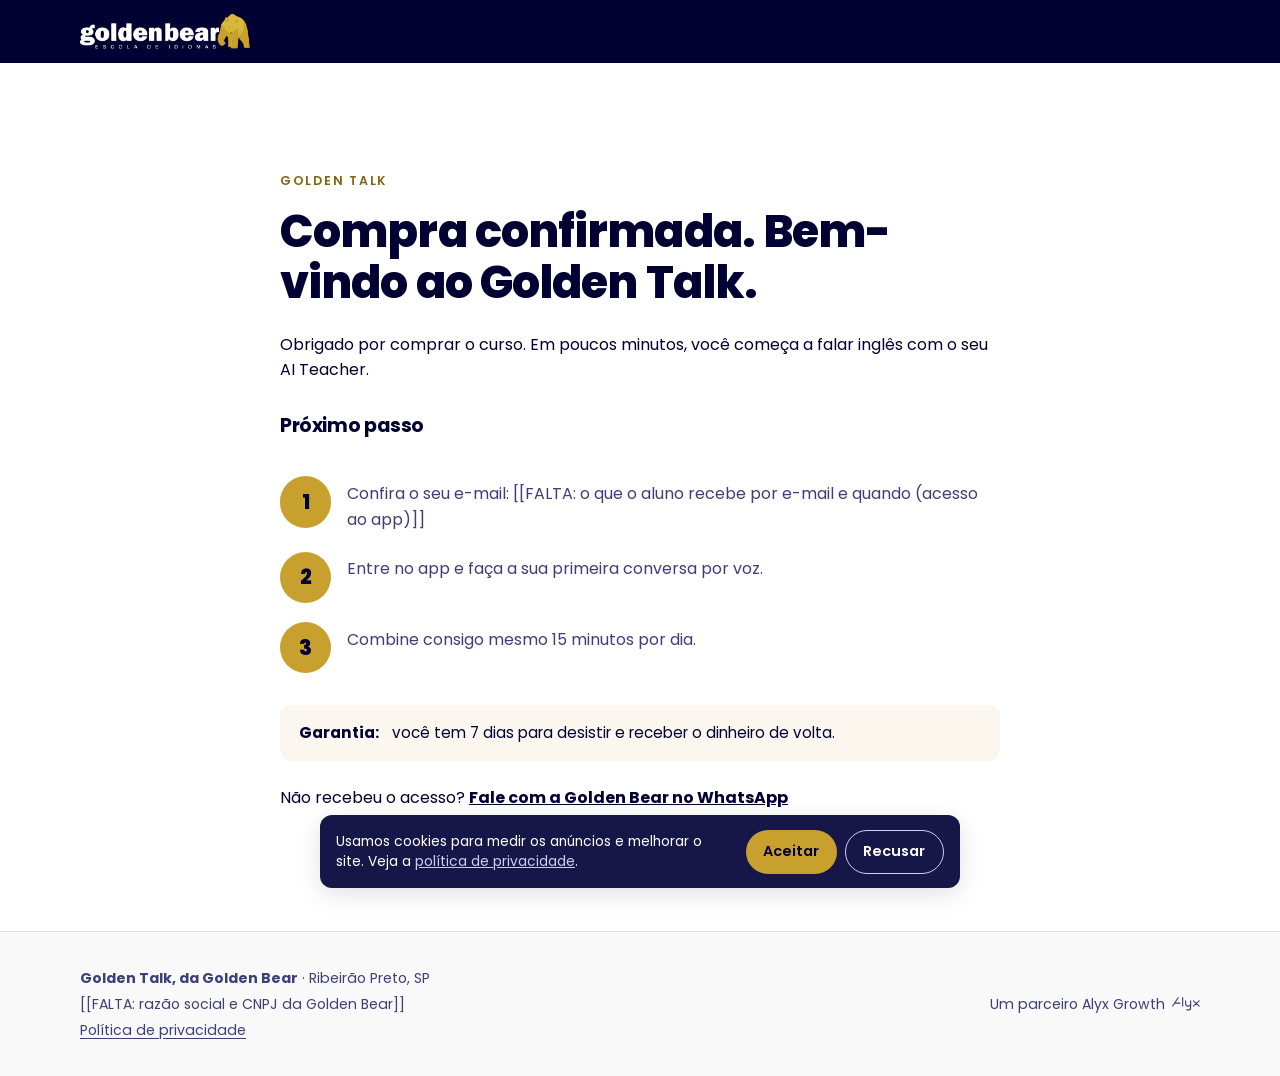
<file: obrigado.html>
<!DOCTYPE html>
<html lang="pt-BR">
<head><meta name="robots" content="noindex,nofollow">
<meta charset="utf-8">
<meta name="viewport" content="width=device-width,initial-scale=1">
<title>Compra confirmada | Golden Talk</title>
<meta name="description" content="Obrigado por comprar o Golden Talk, o curso de inglês online da Golden Bear. Veja aqui o próximo passo para começar a falar inglês hoje mesmo.">
<link rel="canonical" href="https://goldenbear.com.br/talk/obrigado.html">
<meta name="robots" content="noindex,follow">
<meta property="og:type" content="website">
<meta property="og:locale" content="pt_BR">
<meta property="og:site_name" content="Golden Talk, da Golden Bear">
<meta property="og:title" content="Compra confirmada | Golden Talk">
<meta property="og:description" content="Obrigado por comprar o Golden Talk, o curso de inglês online da Golden Bear. Veja aqui o próximo passo para começar a falar inglês hoje mesmo.">
<meta property="og:url" content="https://goldenbear.com.br/talk/obrigado.html">
<meta property="og:image" content="https://goldenbear.com.br/talk/img/og.jpg">
<meta property="og:image:width" content="1200">
<meta property="og:image:height" content="630">
<meta property="og:image:alt" content="Golden Talk, curso de inglês online da Golden Bear.">
<meta name="twitter:card" content="summary_large_image">
<meta name="twitter:title" content="Compra confirmada | Golden Talk">
<meta name="twitter:description" content="Obrigado por comprar o Golden Talk, o curso de inglês online da Golden Bear. Veja aqui o próximo passo para começar a falar inglês hoje mesmo.">
<meta name="twitter:image" content="https://goldenbear.com.br/talk/img/og.jpg">
<link rel="preconnect" href="https://fonts.googleapis.com">
<link rel="preconnect" href="https://fonts.gstatic.com" crossorigin>
<link rel="stylesheet" href="https://fonts.googleapis.com/css2?family=Poppins:wght@400;600;700&display=swap">
<!-- RASTREAMENTO
Pixel do Meta (comentado). Para ativar: troque [[FALTA: ID do pixel]] pelo ID e remova este comentario.
Roda so depois do consentimento (site.js chama gbPixel). Eventos: PageView, InitiateCheckout (clique em Comprar), Contact (WhatsApp), Purchase (obrigado.html).
<script>
function gbPixel(){
!function(f,b,e,v,n,t,s){if(f.fbq)return;n=f.fbq=function(){n.callMethod?n.callMethod.apply(n,arguments):n.queue.push(arguments)};if(!f._fbq)f._fbq=n;n.push=n;n.loaded=!0;n.version='2.0';n.queue=[];t=b.createElement(e);t.async=!0;t.src=v;s=b.getElementsByTagName(e)[0];s.parentNode.insertBefore(t,s)}(window,document,'script','https://connect.facebook.net/en_US/fbevents.js');
fbq('init','[[FALTA: ID do pixel]]');fbq('track','PageView');
}
</script>
-->
<link rel="icon" href="img/urso.webp" type="image/webp">
<link rel="stylesheet" href="tokens.css">
<link rel="stylesheet" href="styles.css">
</head>
<body data-pagina="obrigado">
<header class="topo">
<div class="wrap">
<a href="index.html" aria-label="Golden Bear Escola de Idiomas, início"><img src="img/logo.webp" width="170" height="35" alt="Golden Bear Escola de Idiomas, com o urso dourado."></a>

</div>
</header>
<main>
<section class="sobre-clara">
<div class="wrap texto">
<span class="eyebrow">Golden Talk</span>
<h1>Compra confirmada. Bem-vindo ao Golden Talk.</h1>
<p>Obrigado por comprar o curso. Em poucos minutos, você começa a falar inglês com o seu AI Teacher.</p>
<h2>Próximo passo</h2>
<ol class="passos">
<li><div><p>Confira o seu e-mail: [[FALTA: o que o aluno recebe por e-mail e quando (acesso ao app)]]</p></div></li>
<li><div><p>Entre no app e faça a sua primeira conversa por voz.</p></div></li>
<li><div><p>Combine consigo mesmo 15 minutos por dia.</p></div></li>
</ol>
<p class="garantia" style="margin-top:2rem"><strong>Garantia:</strong> você tem 7 dias para desistir e receber o dinheiro de volta.</p>
<p style="margin-top:1.5rem">Não recebeu o acesso? <a href="https://wa.me/5516992996373?text=Oi%2C%20Golden%20Bear%21%20Comprei%20o%20Golden%20Talk%20e%20preciso%20de%20ajuda%20com%20o%20meu%20acesso.%20%28ref%3A%20ANG%20%C2%B7%20UTM%29" data-wa><strong>Fale com a Golden Bear no WhatsApp</strong></a></p>
</div>
</section>
</main>
<footer class="rodape">
<div class="wrap">
<div>
<p><strong>Golden Talk, da Golden Bear</strong> · Ribeirão Preto, SP</p>
<p>[[FALTA: razão social e CNPJ da Golden Bear]]</p>
<p><a href="privacidade.html">Política de privacidade</a></p>
</div>
<span class="assinatura-alyx" style="display:inline-flex;align-items:center;gap:.45em;color:var(--cor-texto-suave);white-space:nowrap;font-size:.88rem">Um parceiro Alyx Growth <svg viewBox="0 0 580 285" fill="none" stroke="currentColor" stroke-width="23" stroke-linecap="round" stroke-linejoin="round" role="img" aria-label="Alyx" style="height:1.15em;width:auto"><path d="M14 183 126 14M52 126h108M217 14v171M278 80v55a50.5 50.5 0 0 0 101 0V80M379 135v87a40 40 0 0 1-40 40h-38M436 80l118 105M554 80 436 185"/></svg></span>
</div>
</footer>
<a class="wpp" href="https://wa.me/5516992996373?text=Oi%2C%20Golden%20Bear%21%20Comprei%20o%20Golden%20Talk%20e%20preciso%20de%20ajuda%20com%20o%20meu%20acesso.%20%28ref%3A%20ANG%20%C2%B7%20UTM%29" data-wa aria-label="Falar com a Golden Bear no WhatsApp"><svg viewBox="0 0 24 24" fill="currentColor" aria-hidden="true"><path d="M12 2a10 10 0 0 0-8.6 15.1L2 22l5-1.3A10 10 0 1 0 12 2zm4.4 13.6c-.2.5-1.1 1-1.600 1-.4 0-.9.2-3-.6a8 8 0 0 1-3.600-3.200c-.4-.6-.8-1.500-.8-2.300 0-.8.4-1.200.6-1.400.2-.2.400-.2.600-.2h.4c.2 0 .3 0 .5.4l.7 1.700c.1.200 0 .3 0 .5l-.3.400c-.1.100-.2.300-.1.500.4.700 1 1.300 1.600 1.700.5.400 1 .6 1.200.7.200.100.400.100.500-.1l.7-.9c.1-.2.300-.2.500-.1l1.600.8c.2.100.4.200.4.300 0 .2 0 .8-.2 1.200z"/></svg></a>
<script src="site.js" defer></script>
</body>
</html>
</file>
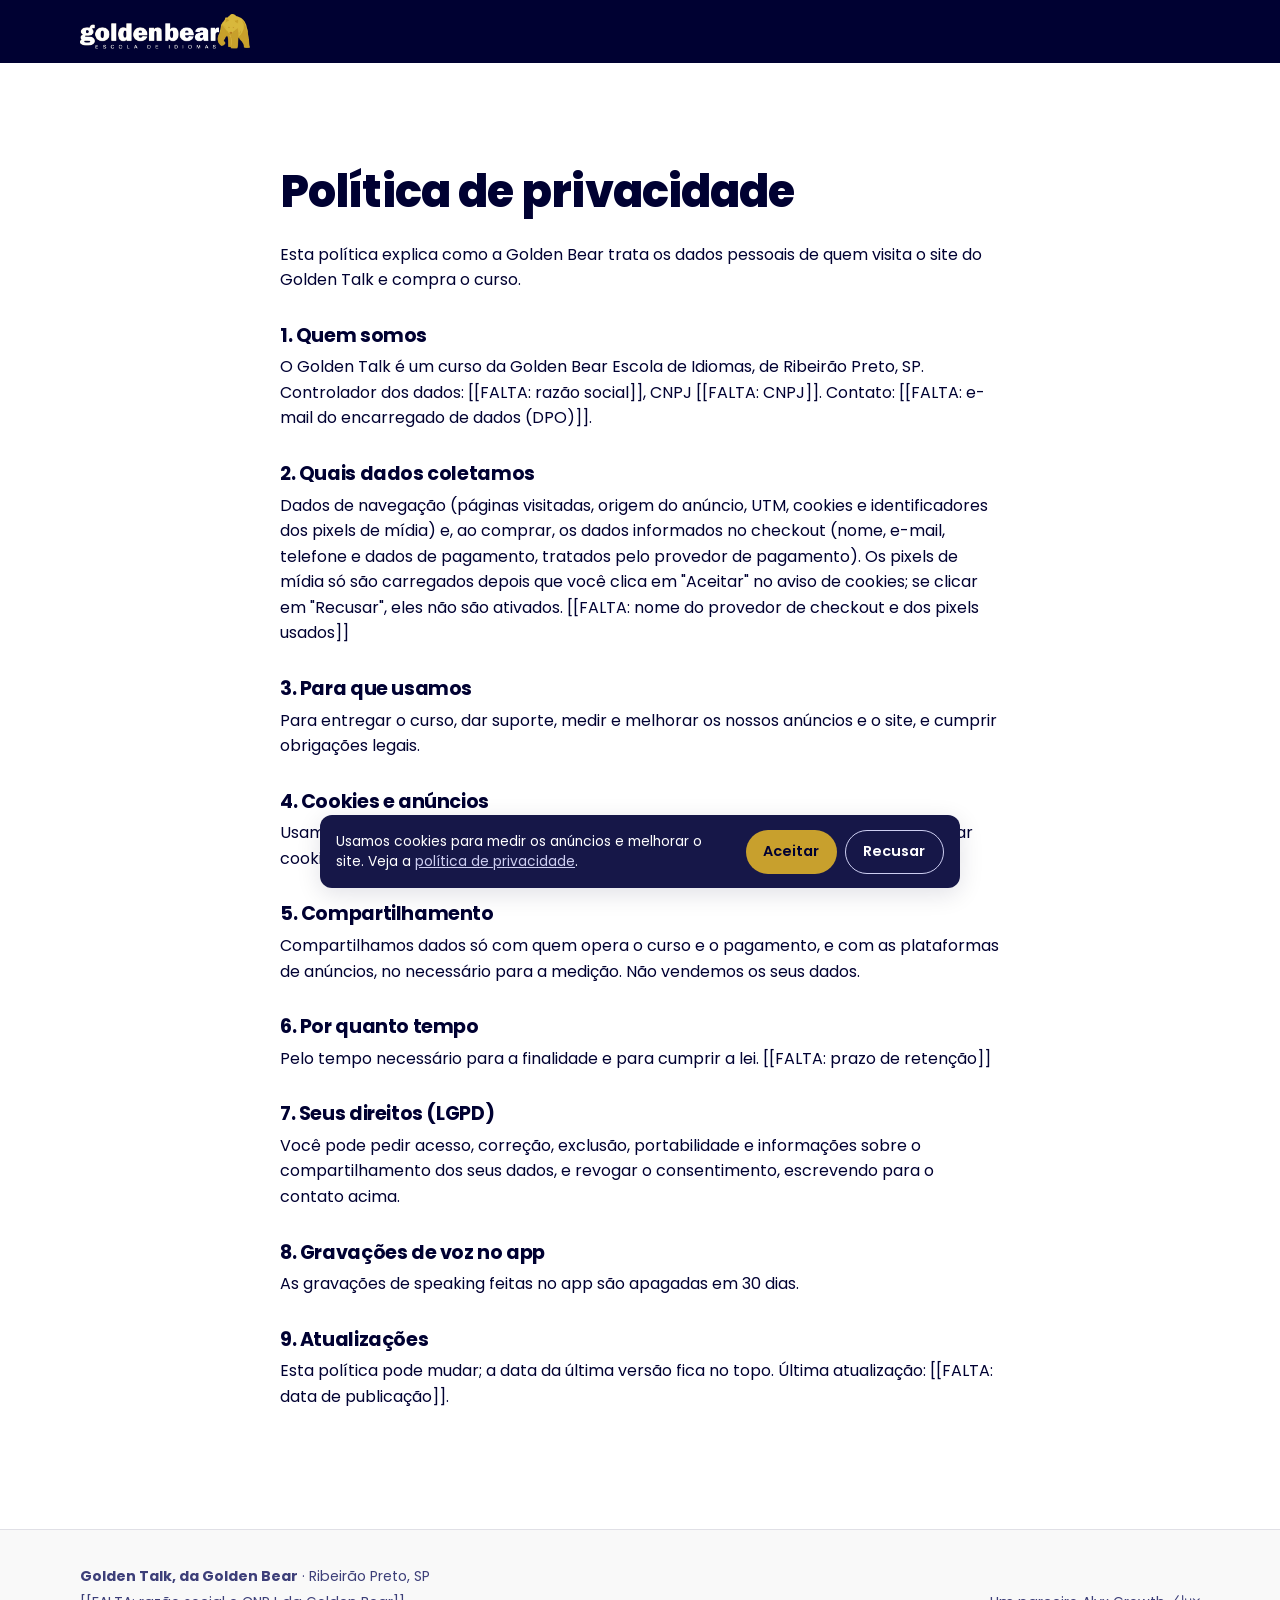
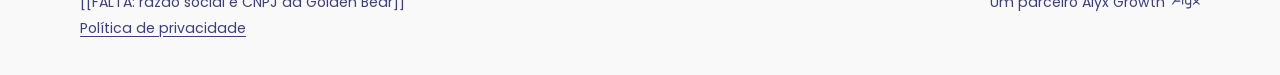
<file: privacidade.html>
<!DOCTYPE html>
<html lang="pt-BR">
<head><meta name="robots" content="noindex,nofollow">
<meta charset="utf-8">
<meta name="viewport" content="width=device-width,initial-scale=1">
<title>Política de privacidade | Golden Talk, Golden Bear</title>
<meta name="description" content="Saiba quais dados o site do Golden Talk coleta, para que usamos, por quanto tempo guardamos e como você exerce os seus direitos pela LGPD.">
<link rel="canonical" href="https://goldenbear.com.br/talk/privacidade.html">
<meta property="og:type" content="website">
<meta property="og:locale" content="pt_BR">
<meta property="og:site_name" content="Golden Talk, da Golden Bear">
<meta property="og:title" content="Política de privacidade | Golden Talk, Golden Bear">
<meta property="og:description" content="Saiba quais dados o site do Golden Talk coleta, para que usamos, por quanto tempo guardamos e como você exerce os seus direitos pela LGPD.">
<meta property="og:url" content="https://goldenbear.com.br/talk/privacidade.html">
<meta property="og:image" content="https://goldenbear.com.br/talk/img/og.jpg">
<meta property="og:image:width" content="1200">
<meta property="og:image:height" content="630">
<meta property="og:image:alt" content="Golden Talk, curso de inglês online da Golden Bear.">
<meta name="twitter:card" content="summary_large_image">
<meta name="twitter:title" content="Política de privacidade | Golden Talk, Golden Bear">
<meta name="twitter:description" content="Saiba quais dados o site do Golden Talk coleta, para que usamos, por quanto tempo guardamos e como você exerce os seus direitos pela LGPD.">
<meta name="twitter:image" content="https://goldenbear.com.br/talk/img/og.jpg">
<link rel="preconnect" href="https://fonts.googleapis.com">
<link rel="preconnect" href="https://fonts.gstatic.com" crossorigin>
<link rel="stylesheet" href="https://fonts.googleapis.com/css2?family=Poppins:wght@400;600;700&display=swap">
<!-- RASTREAMENTO
Pixel do Meta (comentado). Para ativar: troque [[FALTA: ID do pixel]] pelo ID e remova este comentario.
Roda so depois do consentimento (site.js chama gbPixel). Eventos: PageView, InitiateCheckout (clique em Comprar), Contact (WhatsApp), Purchase (obrigado.html).
<script>
function gbPixel(){
!function(f,b,e,v,n,t,s){if(f.fbq)return;n=f.fbq=function(){n.callMethod?n.callMethod.apply(n,arguments):n.queue.push(arguments)};if(!f._fbq)f._fbq=n;n.push=n;n.loaded=!0;n.version='2.0';n.queue=[];t=b.createElement(e);t.async=!0;t.src=v;s=b.getElementsByTagName(e)[0];s.parentNode.insertBefore(t,s)}(window,document,'script','https://connect.facebook.net/en_US/fbevents.js');
fbq('init','[[FALTA: ID do pixel]]');fbq('track','PageView');
}
</script>
-->
<link rel="icon" href="img/urso.webp" type="image/webp">
<link rel="stylesheet" href="tokens.css">
<link rel="stylesheet" href="styles.css">
</head>
<body>
<header class="topo">
<div class="wrap">
<a href="index.html" aria-label="Golden Bear Escola de Idiomas, início"><img src="img/logo.webp" width="170" height="35" alt="Golden Bear Escola de Idiomas, com o urso dourado."></a>

</div>
</header>
<main>
<section class="sobre-clara">
<div class="wrap texto">
<h1>Política de privacidade</h1>
<p>Esta política explica como a Golden Bear trata os dados pessoais de quem visita o site do Golden Talk e compra o curso.</p>
<h2>1. Quem somos</h2><p>O Golden Talk é um curso da Golden Bear Escola de Idiomas, de Ribeirão Preto, SP. Controlador dos dados: [[FALTA: razão social]], CNPJ [[FALTA: CNPJ]]. Contato: [[FALTA: e-mail do encarregado de dados (DPO)]].</p>
<h2>2. Quais dados coletamos</h2><p>Dados de navegação (páginas visitadas, origem do anúncio, UTM, cookies e identificadores dos pixels de mídia) e, ao comprar, os dados informados no checkout (nome, e-mail, telefone e dados de pagamento, tratados pelo provedor de pagamento). Os pixels de mídia só são carregados depois que você clica em "Aceitar" no aviso de cookies; se clicar em "Recusar", eles não são ativados. [[FALTA: nome do provedor de checkout e dos pixels usados]]</p>
<h2>3. Para que usamos</h2><p>Para entregar o curso, dar suporte, medir e melhorar os nossos anúncios e o site, e cumprir obrigações legais.</p>
<h2>4. Cookies e anúncios</h2><p>Usamos cookies e pixels para medir resultados e mostrar anúncios. Você pode bloquear cookies nas configurações do navegador.</p>
<h2>5. Compartilhamento</h2><p>Compartilhamos dados só com quem opera o curso e o pagamento, e com as plataformas de anúncios, no necessário para a medição. Não vendemos os seus dados.</p>
<h2>6. Por quanto tempo</h2><p>Pelo tempo necessário para a finalidade e para cumprir a lei. [[FALTA: prazo de retenção]]</p>
<h2>7. Seus direitos (LGPD)</h2><p>Você pode pedir acesso, correção, exclusão, portabilidade e informações sobre o compartilhamento dos seus dados, e revogar o consentimento, escrevendo para o contato acima.</p>
<h2>8. Gravações de voz no app</h2><p>As gravações de speaking feitas no app são apagadas em 30 dias.</p>
<h2>9. Atualizações</h2><p>Esta política pode mudar; a data da última versão fica no topo. Última atualização: [[FALTA: data de publicação]].</p>
</div>
</section>
</main>
<footer class="rodape">
<div class="wrap">
<div>
<p><strong>Golden Talk, da Golden Bear</strong> · Ribeirão Preto, SP</p>
<p>[[FALTA: razão social e CNPJ da Golden Bear]]</p>
<p><a href="privacidade.html">Política de privacidade</a></p>
</div>
<span class="assinatura-alyx" style="display:inline-flex;align-items:center;gap:.45em;color:var(--cor-texto-suave);white-space:nowrap;font-size:.88rem">Um parceiro Alyx Growth <svg viewBox="0 0 580 285" fill="none" stroke="currentColor" stroke-width="23" stroke-linecap="round" stroke-linejoin="round" role="img" aria-label="Alyx" style="height:1.15em;width:auto"><path d="M14 183 126 14M52 126h108M217 14v171M278 80v55a50.5 50.5 0 0 0 101 0V80M379 135v87a40 40 0 0 1-40 40h-38M436 80l118 105M554 80 436 185"/></svg></span>
</div>
</footer>
<script src="site.js" defer></script>
</body>
</html>
</file>
<file: tokens.css>
/* Identidade Golden Bear (submarca Golden Talk, PROPOSTA) — gerado pelo agente marca em 2026-10-07 */
:root{
  --cor-primaria:#000132; --cor-destaque:#C8A02D; --cor-texto:#000132; --cor-texto-suave:#3D3F79;
  --cor-fundo:#FFFFFF; --cor-fundo-alt:#F9F9F9; --cor-escura:#161748; --cor-sobre-escura:#FFFFFF; --cor-linha:#E0E0E6;
  --cor-whatsapp:#2CC84E;
  /* apoio (do site) */
  --cor-lavanda:#CDCEF1; --cor-azul-medio:#3D3F79;
  /* derivados (nao existem no site) */
  --cor-destaque-texto:#846412; --cor-fundo-dourado:#FBF7EE;
  --fonte-titulo:"Poppins", system-ui, sans-serif; --fonte-texto:"Poppins", system-ui, sans-serif;
  --raio:12px; --sombra:0 6px 24px rgba(0,1,50,.12);
}
</file>
<file: styles.css>
*,*::before,*::after{box-sizing:border-box}
html{scroll-behavior:smooth;-webkit-text-size-adjust:100%}
body{margin:0;font-family:var(--fonte-texto);color:var(--cor-texto);background:var(--cor-fundo);line-height:1.6;font-size:1rem;overflow-x:hidden}
img{max-width:100%;height:auto;display:block}
h1,h2,h3{font-family:var(--fonte-titulo);line-height:1.12;margin:0;letter-spacing:-.02em}
h2{font-size:clamp(1.65rem,5.6vw,2.6rem);font-weight:700;max-width:22ch}
h3{font-size:1.1rem;font-weight:600}
p{margin:0 0 1em}
a{color:inherit}
:focus-visible{outline:3px solid var(--cor-destaque);outline-offset:3px;border-radius:4px}
.sobre-clara :focus-visible{outline-color:var(--cor-primaria)}
.wrap{width:min(1120px,100% - 2.5rem);margin-inline:auto}
section{padding:clamp(3.5rem,9vw,6.5rem) 0}
.eyebrow{display:inline-block;font-size:.78rem;font-weight:600;letter-spacing:.14em;text-transform:uppercase;color:var(--cor-destaque-texto);margin-bottom:1rem}
.escura .eyebrow,.hero .eyebrow{color:var(--cor-destaque)}
.escura{background:var(--cor-primaria);color:var(--cor-sobre-escura)}
.alt{background:var(--cor-fundo-alt)}
.dourada{background:var(--cor-fundo-dourado)}

/* botoes */
.btn{display:inline-flex;align-items:center;justify-content:center;gap:.6rem;min-height:56px;padding:.9rem 2rem;border-radius:999px;background:var(--cor-destaque);color:var(--cor-primaria);font-weight:700;font-size:1.05rem;text-decoration:none;box-shadow:0 8px 28px color-mix(in srgb,var(--cor-destaque) 35%,transparent);transition:transform .2s,box-shadow .2s}
.btn:hover{transform:translateY(-2px);box-shadow:0 12px 34px color-mix(in srgb,var(--cor-destaque) 50%,transparent)}
.btn svg{width:20px;height:20px;transition:transform .2s}.btn:hover svg{transform:translateX(4px)}
.micro{font-size:.88rem;margin:.9rem 0 0;color:var(--cor-lavanda)}
.sobre-clara .micro{color:var(--cor-texto-suave)}
.apoio{font-size:.92rem;margin-top:.5rem}
.apoio a{color:inherit;font-weight:600;text-underline-offset:3px}
.escura .apoio a,.hero .apoio a{color:var(--cor-lavanda)}

/* header */
.topo{background:var(--cor-primaria);padding:.9rem 0}
.topo .wrap{display:flex;align-items:center;justify-content:space-between;gap:1rem}
.topo img{width:170px;height:auto}
.topo .btn{min-height:44px;padding:.4rem 1.2rem;font-size:.9rem;box-shadow:none}

/* hero */
.hero{background:var(--cor-primaria);color:var(--cor-sobre-escura);padding:2rem 0 0;position:relative;overflow:hidden}
.hero::before{content:"";position:absolute;width:620px;height:620px;right:-220px;top:-120px;border-radius:50%;background:radial-gradient(circle,color-mix(in srgb,var(--cor-destaque) 32%,transparent),transparent 68%);pointer-events:none}
.hero .wrap{position:relative;display:grid;gap:1.5rem}
.hero h1{font-size:clamp(2.1rem,9vw,3.9rem);font-weight:800;max-width:15ch}
.hero h1 em{font-style:normal;color:var(--cor-destaque)}
.sub{font-size:1.08rem;color:var(--cor-lavanda);max-width:46ch;margin:1.1rem 0 1.6rem}
.provas{list-style:none;margin:2rem 0 0;padding:0;display:grid;gap:.7rem}
.provas li{display:flex;gap:.7rem;align-items:flex-start;font-size:.95rem}
.provas svg{flex:none;width:20px;height:20px;margin-top:.2rem;color:var(--cor-destaque)}
.cred{font-size:.82rem;color:var(--cor-lavanda);margin:1.4rem 0 0;border-top:1px solid color-mix(in srgb,var(--cor-lavanda) 25%,transparent);padding-top:1rem}
.fone{justify-self:center;width:min(260px,70vw);margin-top:.5rem;position:relative;transform:rotate(3deg);filter:drop-shadow(0 -10px 50px color-mix(in srgb,var(--cor-destaque) 35%,transparent))}
.hero .fone{height:300px;overflow:hidden;margin-top:1rem}

/* dor */
.dor{display:grid;gap:2.5rem}
.aspas{list-style:none;margin:1.5rem 0;padding:0;display:grid;gap:.8rem}
.aspas li{padding:1rem 1.2rem;border-left:4px solid var(--cor-destaque);background:var(--cor-fundo);border-radius:0 var(--raio) var(--raio) 0;font-weight:500;box-shadow:var(--sombra)}
.fecho{font-weight:700;font-size:1.2rem}

/* virada */
.virada .destaque{font-size:clamp(1.35rem,4.4vw,2rem);font-weight:700;line-height:1.25;color:var(--cor-destaque);border-top:2px solid var(--cor-destaque);padding-top:1.4rem;margin-top:2rem;max-width:26ch}
.virada p{color:var(--cor-lavanda);max-width:56ch}

/* cards */
.cards{display:grid;gap:1rem;margin-top:2.5rem;counter-reset:c}
.card{background:var(--cor-fundo);border:1px solid var(--cor-linha);border-radius:var(--raio);padding:1.6rem;position:relative;counter-increment:c}
.card::before{content:counter(c,decimal-leading-zero);display:block;font-weight:800;font-size:2rem;color:var(--cor-destaque);line-height:1;margin-bottom:.8rem}
.card p{margin:.5rem 0 0;color:var(--cor-texto-suave);font-size:.96rem}
.extras{display:grid;gap:1rem;margin-top:1.5rem}
.extras div{padding:1.2rem 1.4rem;border-radius:var(--raio);background:var(--cor-primaria);color:var(--cor-sobre-escura);font-size:.95rem}
.extras strong{color:var(--cor-destaque);display:block}

/* telas */
.telas{display:flex;gap:1.2rem;overflow-x:auto;scroll-snap-type:x mandatory;padding:2rem 1.25rem 1.5rem;margin:0 -1.25rem;scrollbar-width:thin}
.tela{flex:0 0 min(240px,68vw);scroll-snap-align:center;margin:0}
.tela img{width:100%;border-radius:26px;box-shadow:var(--sombra)}
.tela figcaption{font-size:.9rem;margin-top:.8rem;color:var(--cor-texto-suave)}
.rotulo{font-size:.82rem;color:var(--cor-texto-suave)}

/* passos */
.passos{list-style:none;padding:0;margin:2.5rem 0 0;display:grid;gap:1.2rem;counter-reset:p}
.passos li{counter-increment:p;display:grid;grid-template-columns:3.2rem 1fr;gap:1rem;align-items:start}
.passos li::before{content:counter(p);display:grid;place-items:center;width:3.2rem;height:3.2rem;border-radius:50%;background:var(--cor-destaque);color:var(--cor-primaria);font-weight:800;font-size:1.3rem}
.passos p{margin:.3rem 0 0;color:var(--cor-texto-suave)}

/* programa */
.nums{display:grid;grid-template-columns:1fr 1fr;gap:1rem;margin-top:2rem}
.nums div{border-top:3px solid var(--cor-destaque);padding-top:.8rem}
.nums b{display:block;font-size:clamp(2.4rem,9vw,4rem);font-weight:800;line-height:1;color:var(--cor-destaque)}
.nums span{font-size:.95rem;color:var(--cor-lavanda)}
.escura p{color:var(--cor-lavanda);max-width:56ch}

/* escola */
.escola{display:grid;gap:2rem}
.escola ul{padding-left:1.2rem}
.escola li{margin:.4rem 0}
.escola .selo{width:min(260px,100%);border-radius:var(--raio);background:var(--cor-fundo);padding:1rem;border:1px solid var(--cor-linha)}

/* preco */
.preco{background:var(--cor-fundo);border:2px solid var(--cor-destaque);border-radius:calc(var(--raio) * 2);padding:clamp(1.6rem,5vw,3rem);box-shadow:var(--sombra);margin-top:2rem;display:grid;gap:1.6rem}
.valor{font-size:clamp(2.4rem,10vw,4rem);font-weight:800;line-height:1;margin:0}
.valor small{display:block;font-size:1rem;font-weight:500;color:var(--cor-texto-suave);margin-top:.6rem}
.preco ul{list-style:none;padding:0;margin:0;display:grid;gap:.6rem}
.preco li{display:flex;gap:.6rem}
.preco li svg{flex:none;width:20px;height:20px;margin-top:.25rem;color:var(--cor-destaque-texto)}
.garantia{background:var(--cor-fundo-dourado);padding:1rem 1.2rem;border-radius:var(--raio);font-size:.95rem;margin:0}

/* faq */
.faq{margin-top:2rem;max-width:800px}
details{border-bottom:1px solid var(--cor-linha)}
summary{cursor:pointer;list-style:none;padding:1.2rem 2.5rem 1.2rem 0;font-weight:600;position:relative}
summary::-webkit-details-marker{display:none}
summary::after{content:"+";position:absolute;right:.3rem;top:50%;translate:0 -50%;font-size:1.6rem;color:var(--cor-destaque-texto);transition:rotate .2s}
details[open] summary::after{rotate:45deg}
details p{color:var(--cor-texto-suave);padding-bottom:1.2rem;margin:0}

/* final */
.final{text-align:center}
.final h2{margin-inline:auto;max-width:18ch}
.final p{margin-inline:auto}
.final .assin{font-weight:700;color:var(--cor-destaque);margin-top:2.5rem;font-size:1.1rem}

/* rodape */
.rodape{background:var(--cor-fundo-alt);padding:2rem 0 6rem;font-size:.88rem;color:var(--cor-texto-suave);border-top:1px solid var(--cor-linha)}
.rodape .wrap{display:flex;flex-wrap:wrap;gap:1rem 2rem;justify-content:space-between;align-items:center}
.rodape p{margin:.2rem 0}
.rodape a{text-underline-offset:3px}
.assinatura-alyx svg{height:14px!important}

/* whatsapp flutuante */
.wpp{position:fixed;right:1rem;bottom:1rem;z-index:20;width:58px;height:58px;border-radius:50%;background:var(--cor-whatsapp);color:var(--cor-primaria);display:grid;place-items:center;box-shadow:var(--sombra)}
.wpp svg{width:30px;height:30px}

/* paginas simples */
.texto{max-width:720px}
.texto h1{font-size:clamp(1.9rem,6vw,2.8rem);font-weight:800;margin-bottom:1.5rem}
.texto h2{font-size:1.2rem;margin:2rem 0 .5rem;max-width:none}

@media(min-width:760px){
  .hero{padding-top:3rem}
  .hero .wrap{grid-template-columns:1.15fr .85fr;align-items:center;gap:3rem}
  .hero .fone{height:auto;width:300px;margin:0 0 -4rem;justify-self:center}
  .hero{padding-bottom:4rem}
  .cards{grid-template-columns:repeat(3,1fr)}
  .extras{grid-template-columns:repeat(3,1fr)}
  .dor,.escola{grid-template-columns:1fr 1fr;align-items:center;gap:4rem}
  .nums{grid-template-columns:repeat(4,1fr)}
  .telas{justify-content:center;overflow:visible;flex-wrap:nowrap;margin:0;padding:2.5rem 0 1rem}
  .tela{flex:1 1 0}
  .tela:nth-child(even){translate:0 1.5rem}
  .preco{grid-template-columns:1fr 1fr;align-items:center}
  .wpp{display:none}
  .rodape{padding-bottom:2rem}
}
@media(prefers-reduced-motion:reduce){*{transition:none!important;scroll-behavior:auto!important}.btn:hover{transform:none}}

/* Consentimento (LGPD) */
.consent{position:fixed;left:.75rem;right:.75rem;bottom:.75rem;z-index:30;background:var(--cor-escura);color:var(--cor-sobre-escura);border-radius:var(--raio);padding:.9rem 1rem;box-shadow:var(--sombra);display:flex;flex-wrap:wrap;gap:.7rem 1rem;align-items:center;justify-content:space-between;font-size:.86rem;line-height:1.45;max-width:640px;margin:0 auto}
.consent p{margin:0;flex:1 1 220px}.consent a{color:var(--cor-lavanda)}
.consent div{display:flex;gap:.5rem}
.consent button{min-height:44px;padding:.4rem 1.1rem;border-radius:999px;border:0;font:600 .9rem var(--fonte-texto);background:var(--cor-destaque);color:var(--cor-primaria);cursor:pointer}
.consent button.sec{background:transparent;color:var(--cor-sobre-escura);border:1px solid var(--cor-lavanda)}

/* Destaques logo abaixo do hero */
.destaques{padding:clamp(2.5rem,7vw,4rem) 0;background:var(--cor-fundo)}
.vh{position:absolute;width:1px;height:1px;overflow:hidden;clip:rect(0 0 0 0);white-space:nowrap}
.dest-grade{display:grid;gap:1rem}
.dest{background:var(--cor-fundo);border:1px solid var(--cor-linha);border-radius:var(--raio);padding:1.6rem;box-shadow:var(--sombra);transition:transform .2s}
.dest:hover{transform:translateY(-3px)}
.dest-ic{position:relative;display:grid;place-items:center;width:3.5rem;height:3.5rem;border-radius:16px;background:var(--cor-primaria);color:var(--cor-destaque);margin-bottom:1rem}
.dest-ic svg{width:1.8rem;height:1.8rem}
.dest-ic b{position:absolute;right:-.55rem;top:-.55rem;background:var(--cor-destaque);color:var(--cor-primaria);font-size:.68rem;font-weight:700;border-radius:99px;padding:.15rem .45rem;line-height:1.2}
.dest h3{font-size:1.15rem;margin:0;color:var(--cor-texto)}
.dest p{margin:.45rem 0 0;color:var(--cor-texto-suave);font-size:.96rem}
@media(min-width:760px){.dest-grade{grid-template-columns:repeat(3,1fr);gap:1.5rem}}
@media(prefers-reduced-motion:reduce){.dest:hover{transform:none}}
/* virada com foto */
.virada-grade{display:grid;gap:2.5rem;align-items:center}
.virada-foto{margin:0;border-radius:var(--raio);overflow:hidden;box-shadow:0 0 0 2px var(--cor-destaque),var(--sombra)}
.virada-foto img{display:block;width:100%;height:auto;aspect-ratio:900/680;object-fit:cover}
@media(min-width:760px){.virada-grade{grid-template-columns:1.05fr .95fr;gap:3.5rem}}
/* Sam, a AI Teacher: hero */
.sam-hero{position:relative;margin:1rem auto 2.5rem;width:min(300px,72vw);justify-self:center}
.sam-hero img{display:block;width:100%;height:auto;aspect-ratio:640/848;border-radius:28px;border:3px solid var(--cor-destaque);box-shadow:0 20px 60px color-mix(in srgb,var(--cor-destaque) 30%,transparent)}
.tag-ai{position:absolute;top:1rem;left:1rem;display:inline-flex;align-items:center;gap:.35rem;background:var(--cor-destaque);color:var(--cor-primaria);font-weight:700;font-size:.82rem;letter-spacing:.02em;padding:.35rem .75rem;border-radius:99px;box-shadow:var(--sombra)}
.tag-ai svg{width:1rem;height:1rem}
.bolha{position:absolute;left:-1rem;bottom:1.2rem;max-width:15rem;background:var(--cor-fundo);color:var(--cor-texto);font-size:.9rem;line-height:1.35;padding:.8rem 1rem;border-radius:18px 18px 18px 4px;box-shadow:var(--sombra)}
.bolha b{display:block;color:var(--cor-primaria)}
/* Sam: seção */
.sam-grade{display:grid;gap:2.5rem;align-items:center}
.sam-foto{position:relative;margin:0 auto;width:min(360px,80vw)}
.sam-foto img{display:block;width:100%;height:auto;aspect-ratio:640/848;border-radius:28px;border:3px solid var(--cor-destaque)}
.sam p{color:var(--cor-lavanda);max-width:52ch}
.sam-lista{list-style:none;padding:0;margin:1.5rem 0 2rem;display:grid;gap:.7rem}
.sam-lista li{display:flex;gap:.6rem;align-items:flex-start;color:var(--cor-sobre-escura)}
.sam-lista svg{flex:none;width:1.3rem;height:1.3rem;color:var(--cor-destaque);margin-top:.15rem}
/* Como funciona: trilha horizontal */
.trilha{list-style:none;padding:0;margin:2.5rem 0 0;display:grid;gap:.6rem}
.trilha li{background:var(--cor-fundo);border:1px solid var(--cor-linha);border-radius:var(--raio);padding:1.4rem;box-shadow:var(--sombra)}
.trilha .num{display:grid;place-items:center;width:2.8rem;height:2.8rem;border-radius:50%;background:var(--cor-destaque);color:var(--cor-primaria);font-weight:800;font-size:1.2rem;margin-bottom:.8rem}
.trilha h3{font-size:1.1rem;margin:0}
.trilha p{margin:.4rem 0 0;color:var(--cor-texto-suave);font-size:.94rem}
.seta{display:grid;place-items:center;color:var(--cor-destaque)}
.seta svg{width:1.8rem;height:1.8rem;transform:rotate(90deg)}
/* Escola: números e logo maior */
.numeros{display:flex;flex-wrap:wrap;gap:1rem;margin-top:1.4rem}
.numeros div{background:var(--cor-primaria);color:var(--cor-sobre-escura);border-radius:var(--raio);padding:1rem 1.3rem;min-width:10rem}
.numeros b{display:block;font-size:clamp(1.7rem,5vw,2.3rem);font-weight:800;color:var(--cor-destaque);line-height:1.1}
.numeros span{font-size:.9rem;color:var(--cor-lavanda)}
.escola .selo{width:min(520px,100%);height:auto;padding:2.5rem 2rem;justify-self:center}
@media(min-width:760px){
  .hero .sam-hero{width:360px;margin:0 0 -3rem}
  .bolha{left:-3rem}
  .sam-grade{grid-template-columns:.9fr 1.1fr;gap:4rem}
  .trilha{grid-template-columns:1fr auto 1fr auto 1fr auto 1fr;gap:.8rem;align-items:stretch}
  .seta svg{transform:none}
}
/* garantia com escudo */
.garantia{display:flex;align-items:center;gap:.8rem}
.garantia .escudo{flex:none;display:grid;place-items:center;width:2.8rem;height:2.8rem;border-radius:50%;background:var(--cor-destaque);color:var(--cor-primaria)}
.garantia .escudo svg{width:1.5rem;height:1.5rem}
</file>
